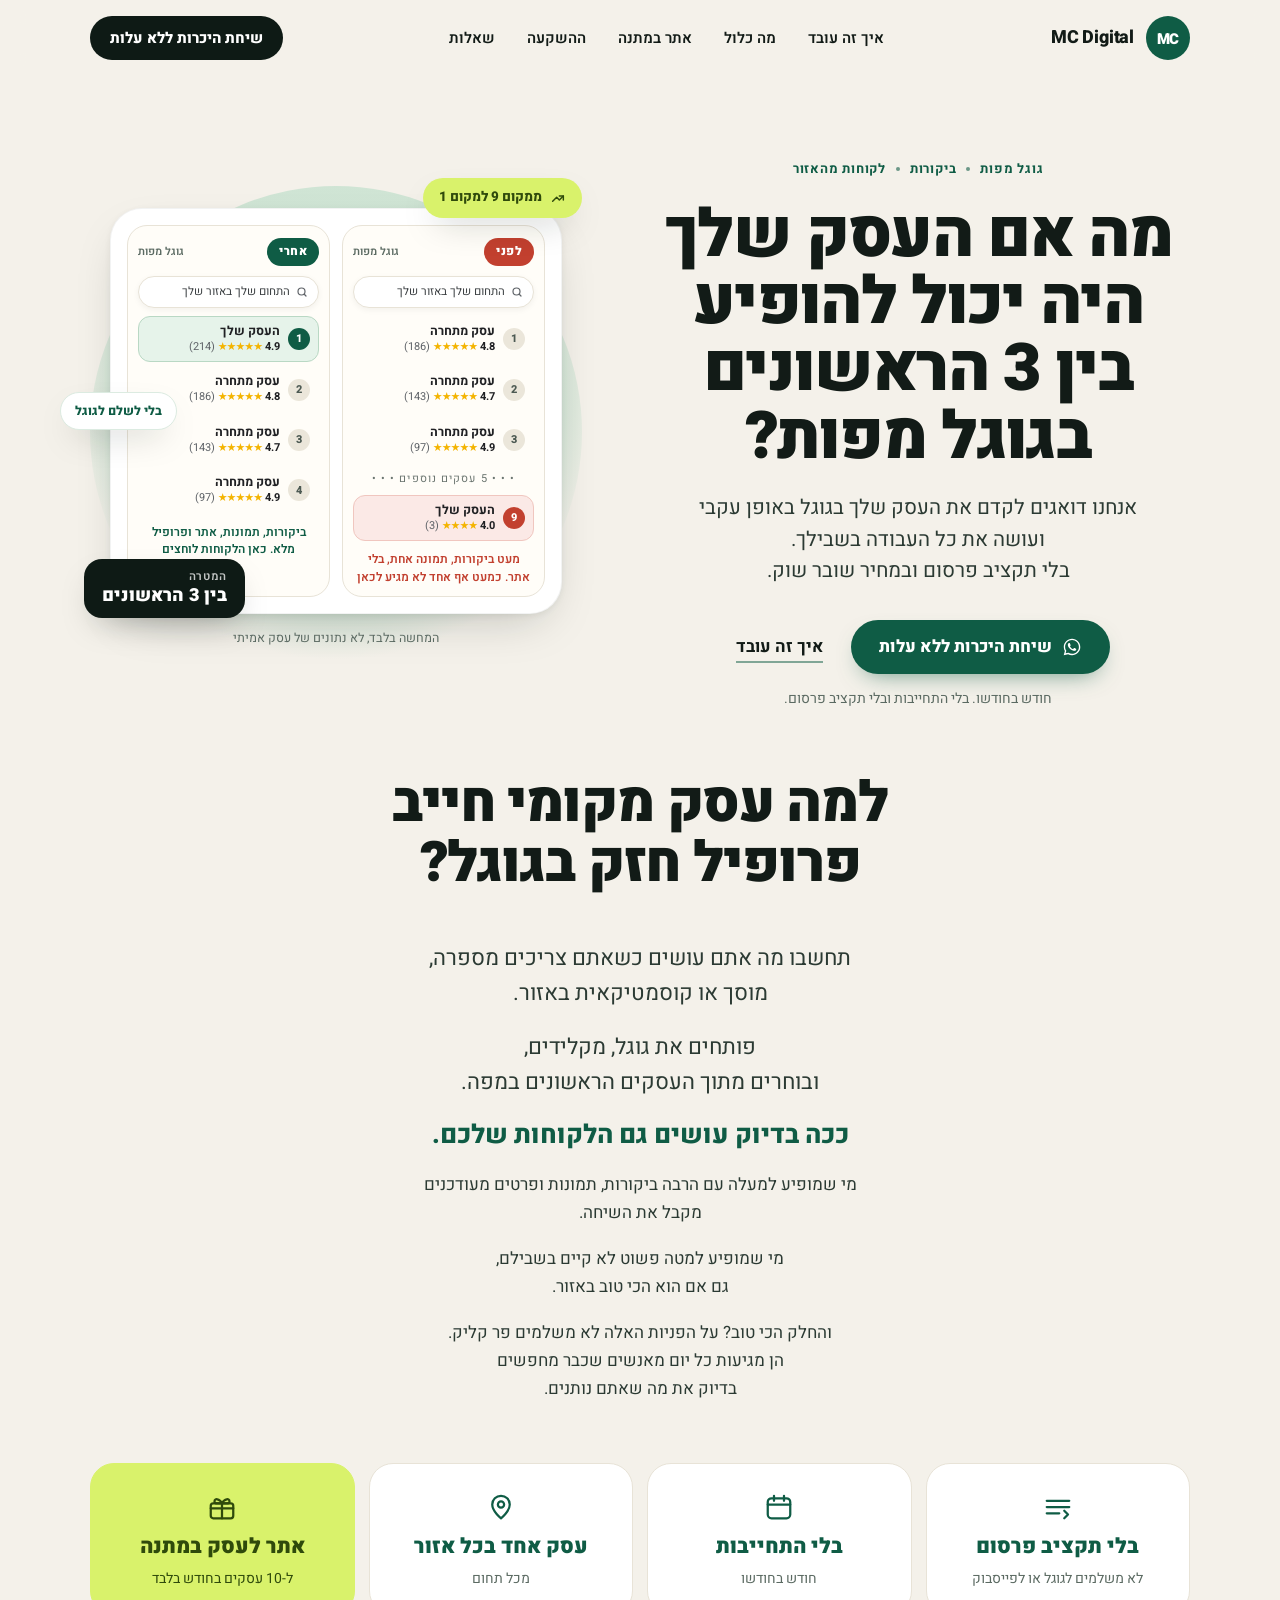
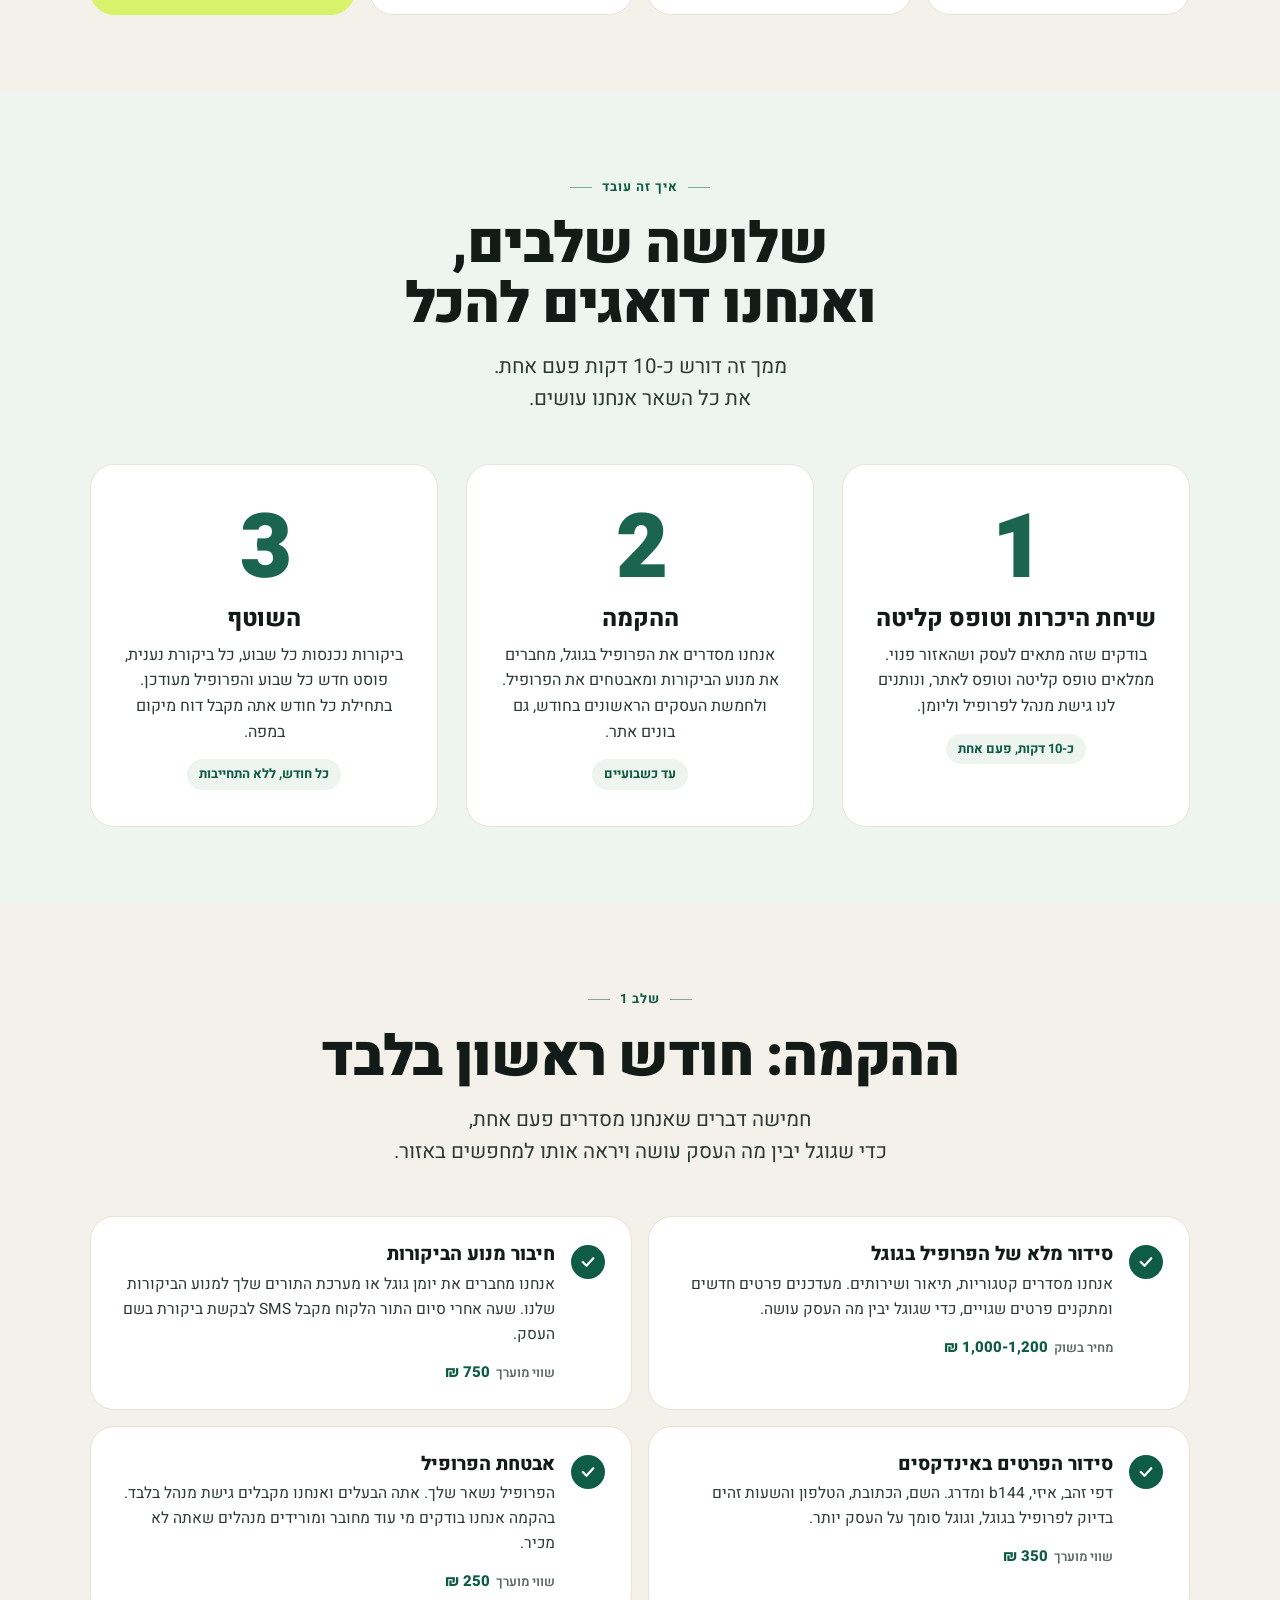
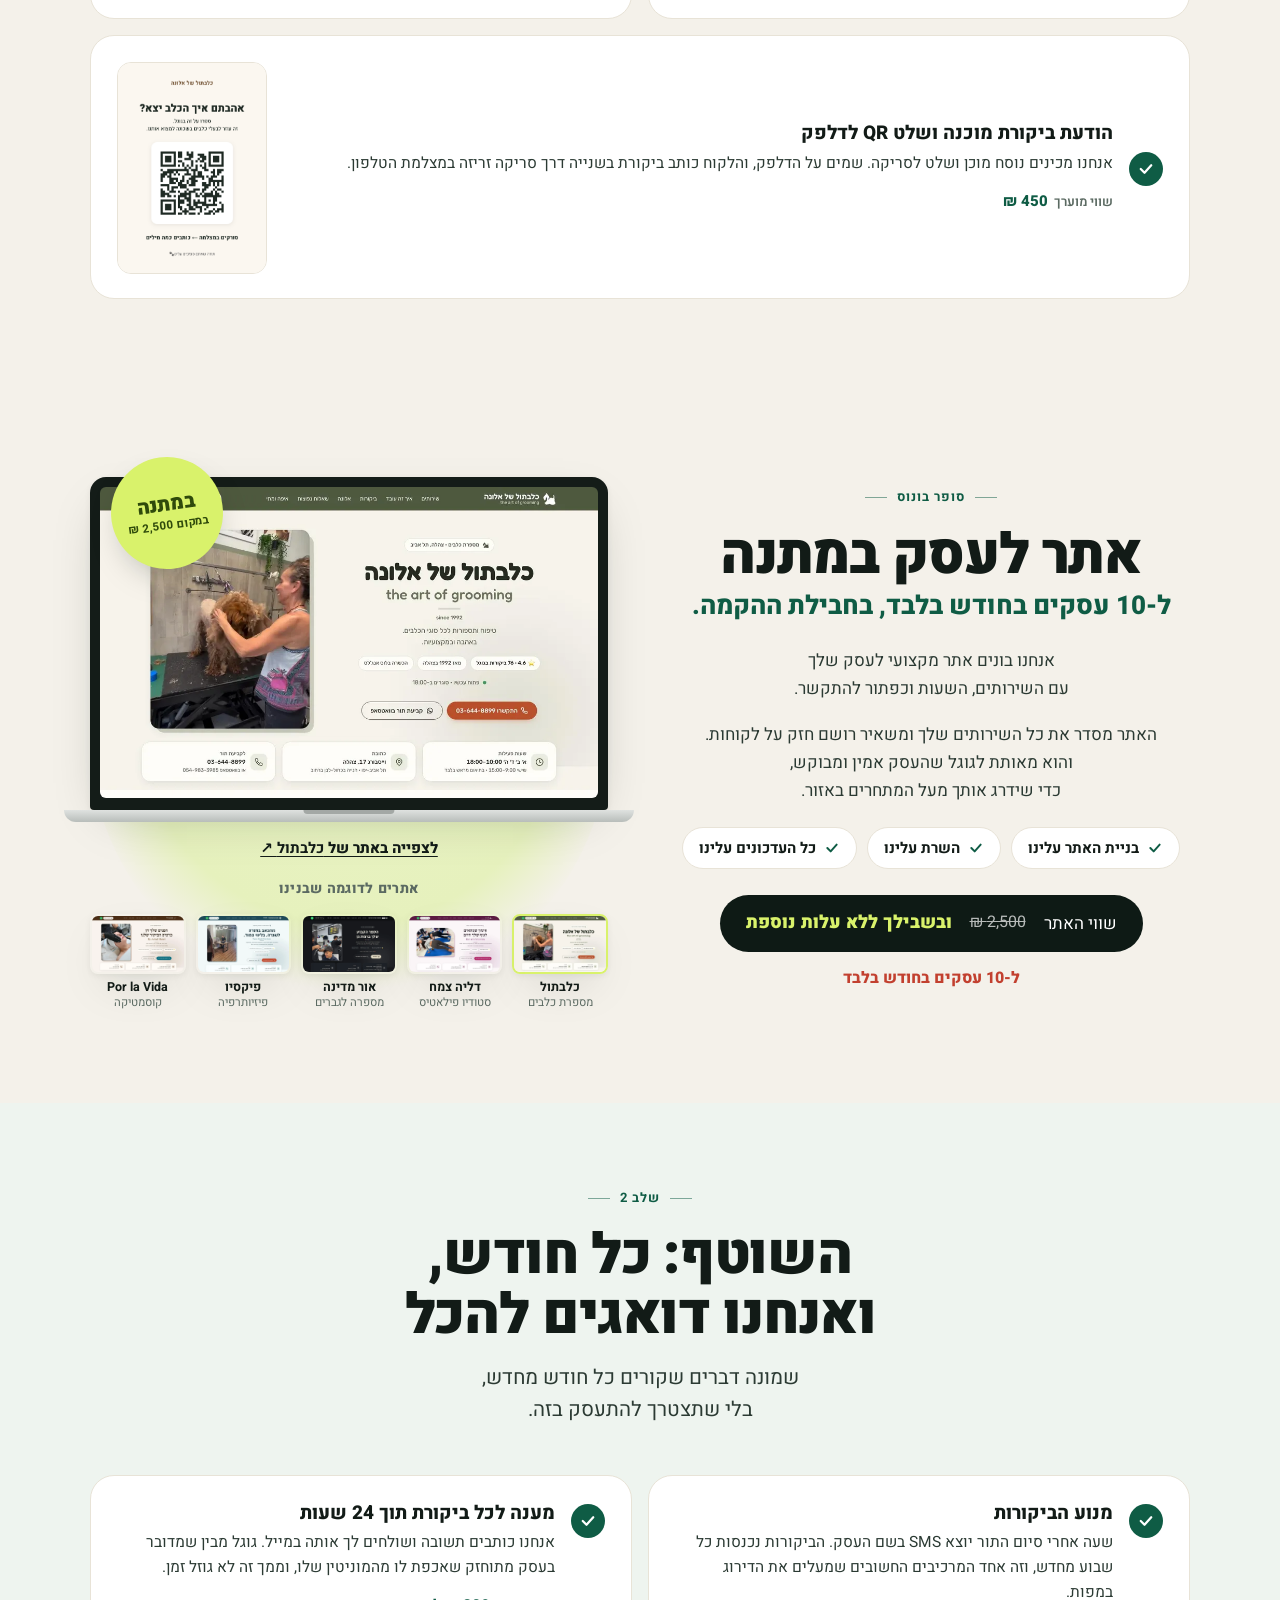
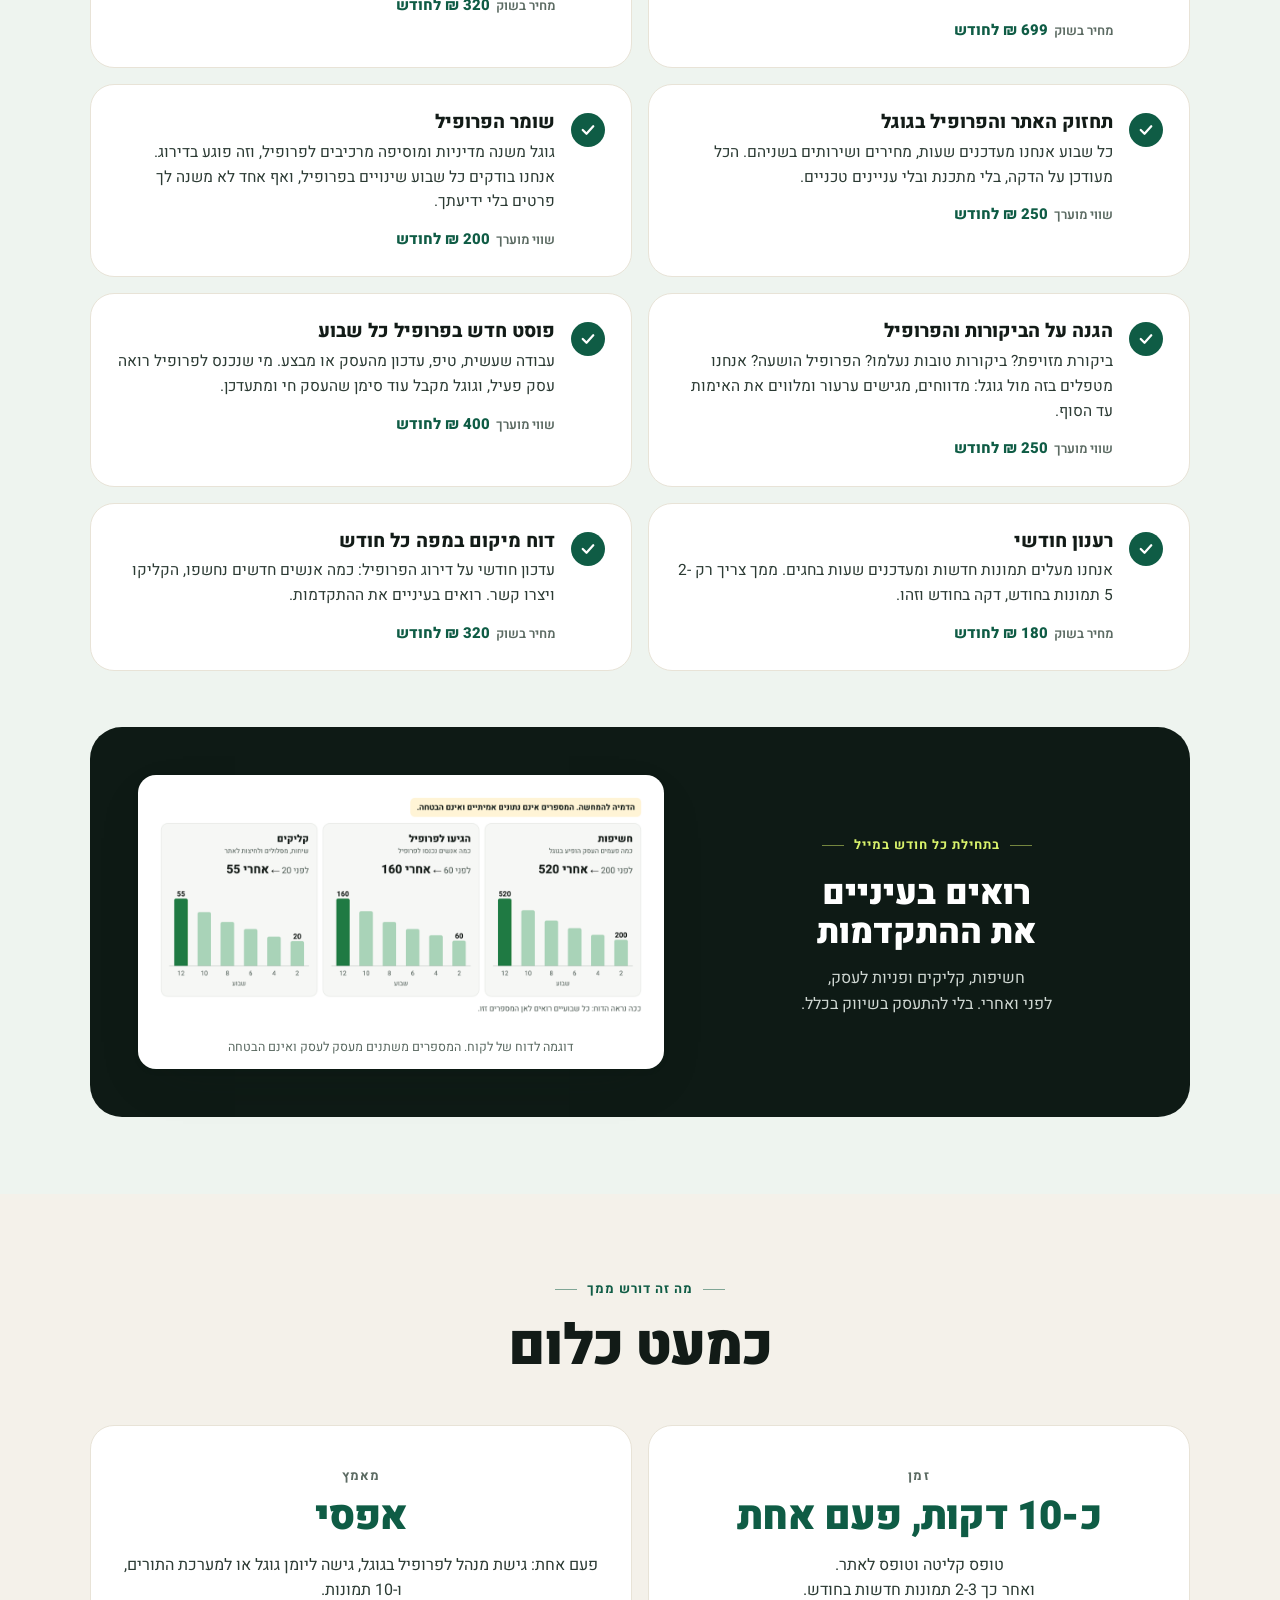
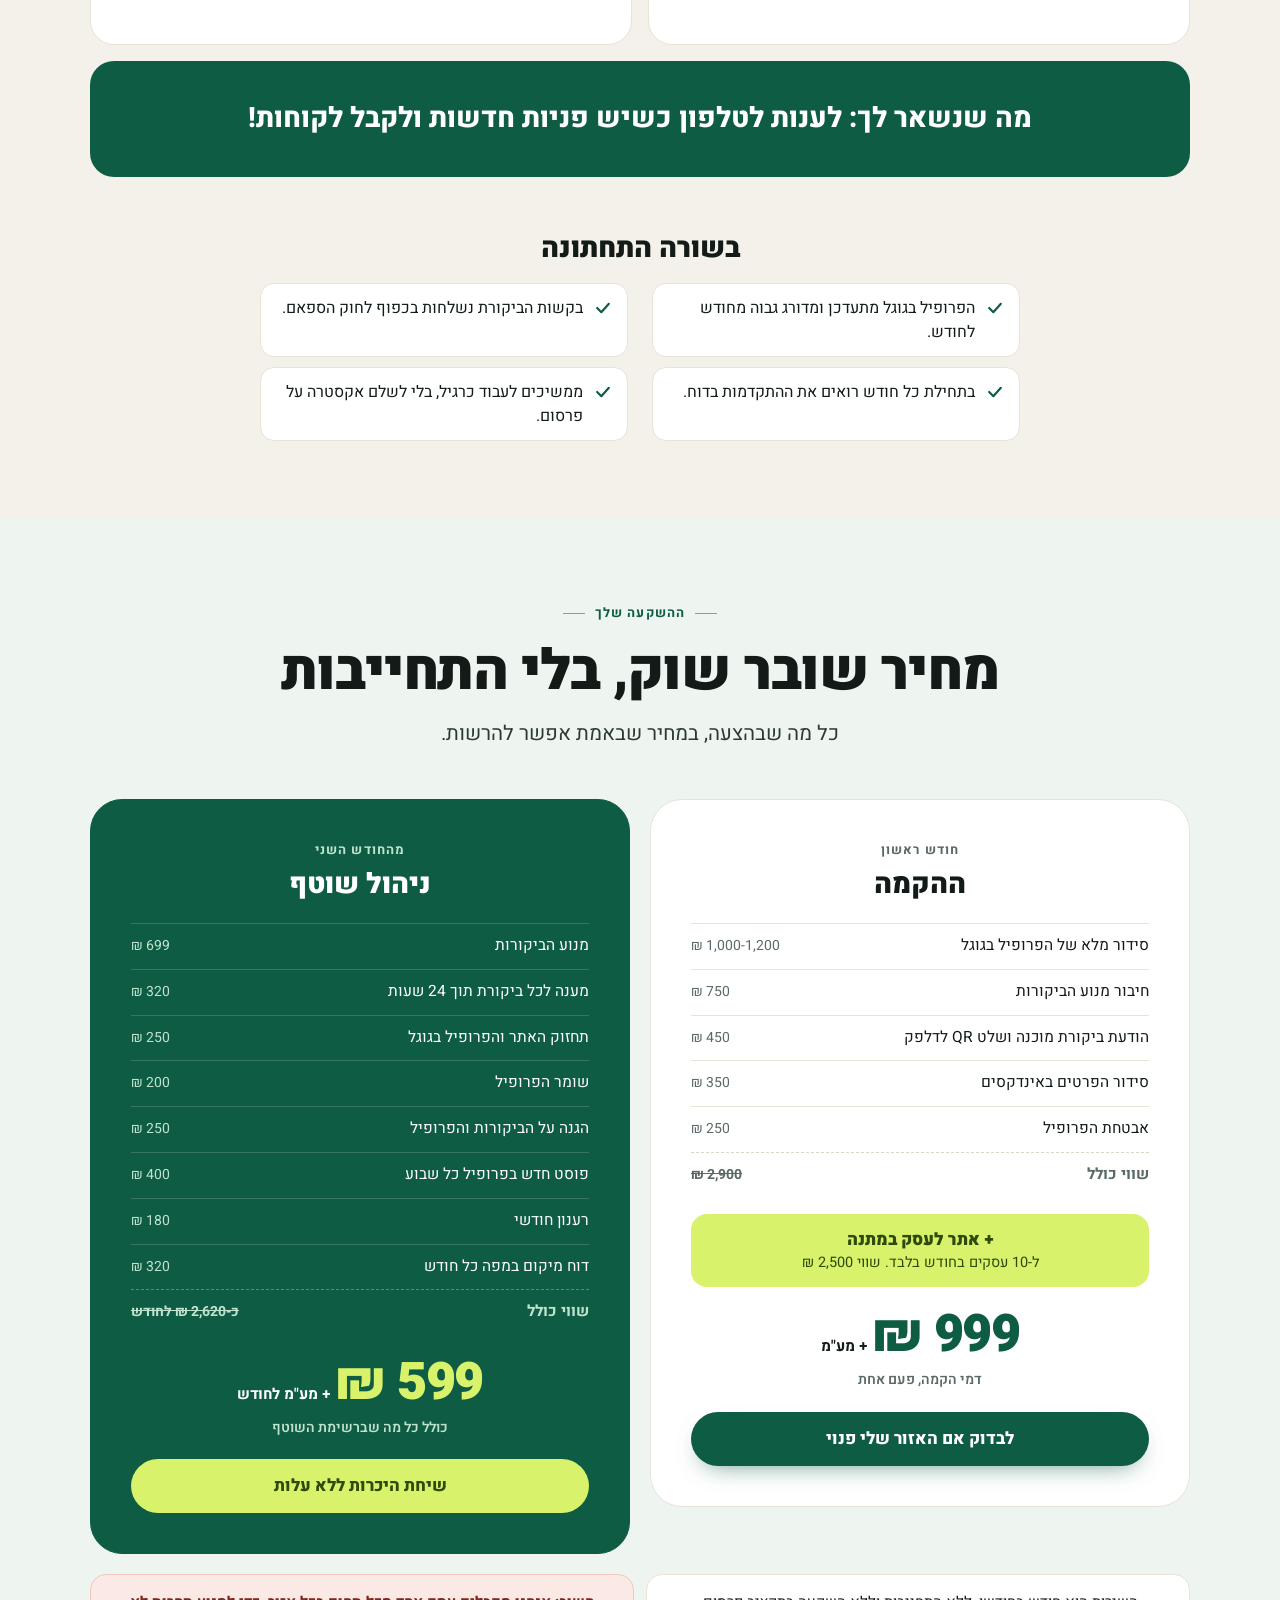
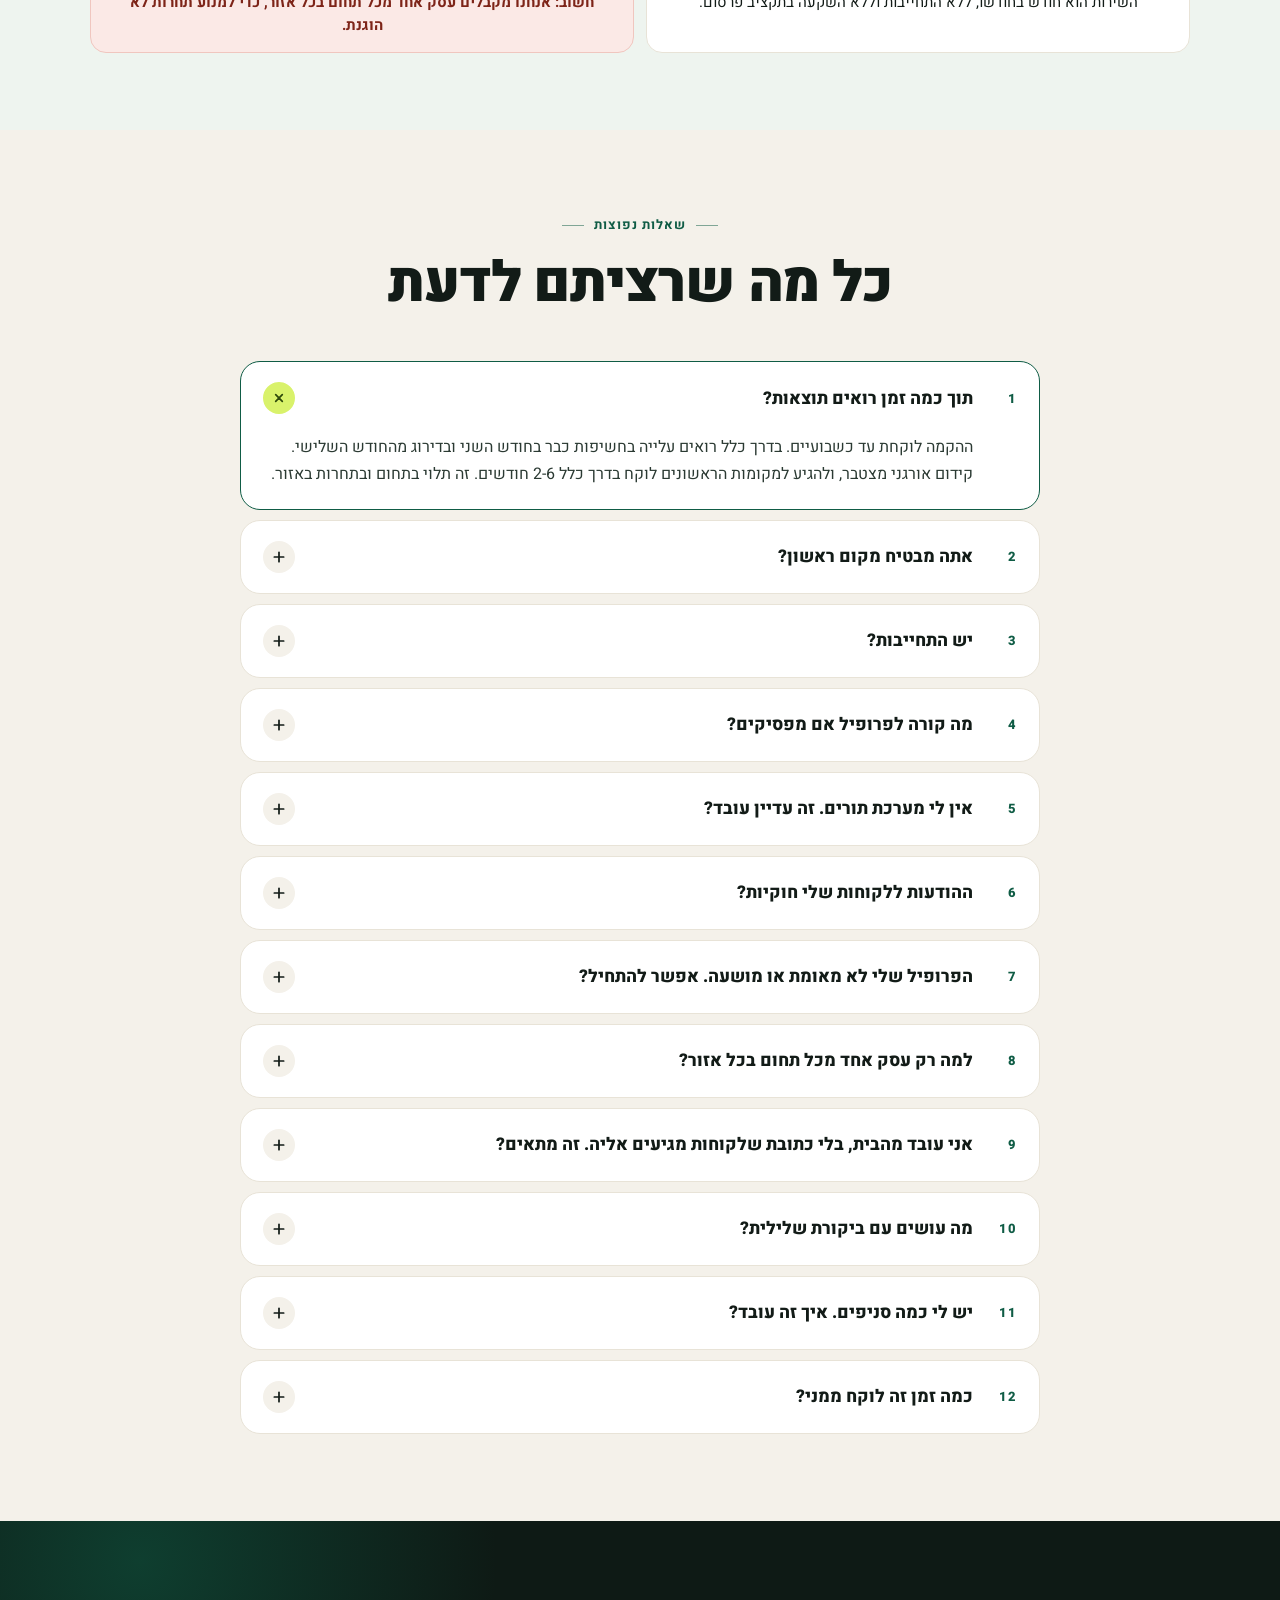
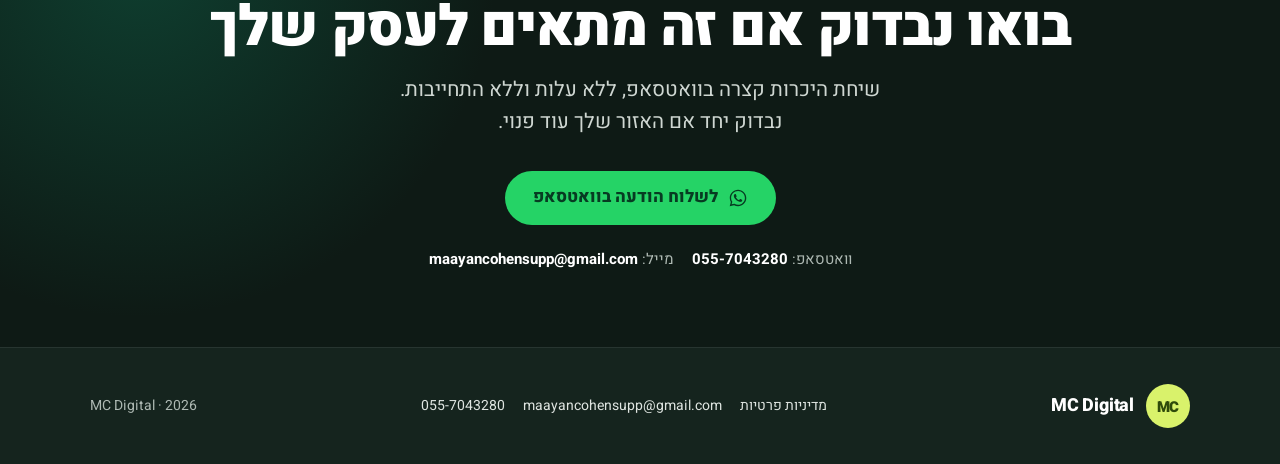
<file: index.html>
<!doctype html>
<html lang="he" dir="rtl">
<head>
<meta charset="utf-8">
<meta name="viewport" content="width=device-width,initial-scale=1,viewport-fit=cover">
<title>MC Digital | קידום העסק שלך בגוגל מפות, בלי תקציב פרסום</title>
<link rel="canonical" href="https://maayancohen-ops.github.io/mc-digital/">
<meta property="og:url" content="https://maayancohen-ops.github.io/mc-digital/">
<meta name="description" content="אנחנו מקדמים עסקים מקומיים אל 3 המקומות הראשונים בגוגל מפות: סידור הפרופיל, מנוע ביקורות, פוסטים ודוח חודשי. בלי תקציב פרסום, בלי התחייבות ובמחיר שובר שוק.">
<meta name="theme-color" content="#f4f1ea">
<meta property="og:title" content="MC Digital | קידום העסק שלך בגוגל מפות">
<meta property="og:description" content="להיות בין 3 הראשונים בגוגל מפות, בלי לשלם על פרסום. אנחנו עושים את כל העבודה בשבילך.">
<meta property="og:type" content="website">
<meta property="og:locale" content="he_IL">
<link rel="preconnect" href="https://fonts.googleapis.com">
<link rel="preconnect" href="https://fonts.gstatic.com" crossorigin>
<link href="https://fonts.googleapis.com/css2?family=Heebo:wght@400;500;600;700;800;900&display=swap" rel="stylesheet">
<link rel="stylesheet" href="style.css?v=20261109b">
<script type="application/ld+json">
{
  "@context":"https://schema.org",
  "@type":"ProfessionalService", "url": "https://maayancohen-ops.github.io/mc-digital/",
  "name":"MC Digital",
  "legalName":"מרקטר שואו בע\"מ",
  "description":"קידום עסקים מקומיים בגוגל מפות: סידור הפרופיל העסקי בגוגל, מנוע ביקורות, מענה לביקורות, פוסטים ודוח מיקום כל חודש. בלי תקציב פרסום ובלי התחייבות.",
  "telephone":"+972-55-704-3280",
  "email":"maayancohensupp@gmail.com",
  "founder":{"@type":"Person","name":"מעיין כהן"},
  "areaServed":{"@type":"Country","name":"IL"},
  "priceRange":"₪₪",
  "sameAs":["https://wa.me/972557043280"]
}
</script>
</head>
<body id="top">
<a class="skip" href="#main">דילוג לתוכן</a>

<header class="site-header" id="top">
  <div class="wrap">
    <a class="brand" href="#top" aria-label="MC Digital, דף הבית"><span class="mark"><span>MC</span></span>MC Digital</a>
    <nav class="nav" id="nav" aria-label="ניווט ראשי">
      <a href="#how">איך זה עובד</a>
      <a href="#setup">מה כלול</a>
      <a href="#bonus">אתר במתנה</a>
      <a href="#price">ההשקעה</a>
      <a href="#faq">שאלות</a>
    </nav>
    <a class="btn btn-dark header-cta" href="https://wa.me/972557043280" target="_blank" rel="noopener">שיחת היכרות ללא עלות</a>
    <button class="menu-btn" id="menuBtn" aria-expanded="false" aria-controls="nav" aria-label="פתיחת תפריט">
      <svg class="bars" viewBox="0 0 24 24" fill="none" stroke="currentColor" stroke-width="2" stroke-linecap="round" aria-hidden="true"><path d="M4 7h16M4 12h16M4 17h16"/></svg>
      <svg class="x" viewBox="0 0 24 24" fill="none" stroke="currentColor" stroke-width="2" stroke-linecap="round" aria-hidden="true"><path d="M6 6l12 12M18 6L6 18"/></svg>
    </button>
  </div>
</header>

<main id="main">

<!-- HERO -->
<section class="hero">
  <div class="wrap">
    <div class="hero-copy">
      <div class="tagrow"><span>גוגל מפות</span><i></i><span>ביקורות</span><i></i><span>לקוחות מהאזור</span></div>
      <h1>מה אם העסק שלך היה יכול להופיע בין 3 הראשונים בגוגל מפות?</h1>
      <p class="sub">אנחנו דואגים לקדם את העסק שלך בגוגל באופן עקבי <br class="d">ועושה את כל העבודה בשבילך. <br class="d">בלי תקציב פרסום ובמחיר שובר שוק.</p>
      <div class="btn-row">
        <a class="btn btn-primary" href="https://wa.me/972557043280" target="_blank" rel="noopener">
          <svg viewBox="0 0 24 24" fill="currentColor" aria-hidden="true"><path d="M12.04 2C6.58 2 2.13 6.45 2.13 11.91c0 1.75.46 3.45 1.32 4.95L2.05 22l5.25-1.38a9.9 9.9 0 0 0 4.74 1.21c5.46 0 9.91-4.45 9.91-9.91S17.5 2 12.04 2m0 1.67c4.55 0 8.24 3.7 8.24 8.24 0 4.55-3.7 8.24-8.24 8.24-1.5 0-2.97-.4-4.25-1.17l-.3-.18-3.12.82.83-3.04-.2-.31a8.2 8.2 0 0 1-1.26-4.36c0-4.54 3.7-8.24 8.3-8.24M8.53 7.33c-.16 0-.43.06-.66.31-.22.25-.87.86-.87 2.07 0 1.22.89 2.39 1 2.56.14.17 1.76 2.67 4.25 3.73.59.27 1.05.42 1.41.53.59.19 1.13.16 1.56.1.48-.07 1.46-.6 1.67-1.18.21-.58.21-1.07.15-1.18-.07-.1-.23-.16-.48-.27-.25-.14-1.47-.74-1.69-.82-.23-.08-.37-.12-.56.12-.16.25-.64.81-.78.97-.15.17-.29.19-.53.07-.26-.13-1.06-.39-2-1.23-.74-.66-1.23-1.47-1.38-1.72-.12-.24-.01-.39.11-.5.11-.11.27-.29.37-.44.13-.14.17-.25.25-.41.08-.17.04-.31-.02-.43-.06-.11-.56-1.35-.77-1.84-.2-.48-.4-.42-.56-.43-.14 0-.3-.01-.47-.01"/></svg>
          שיחת היכרות ללא עלות
        </a>
        <a class="btn btn-ghost" href="#how">איך זה עובד</a>
      </div>
      <p class="cta-note">חודש בחודשו. בלי התחייבות ובלי תקציב פרסום.</p>
    </div>

    <div class="hero-visual">
      <div class="blob" aria-hidden="true"></div>
      <div class="float float-lime"><svg viewBox="0 0 24 24" fill="none" stroke="currentColor" stroke-width="2.2" stroke-linecap="round" stroke-linejoin="round" aria-hidden="true"><path d="M4 17l6-6 4 4 6-6"/><path d="M14 9h6v6"/></svg>ממקום 9 למקום 1</div>
      <div class="float float-green">בלי לשלם לגוגל</div>
      <div class="float float-dark"><small>המטרה</small><strong>בין 3 הראשונים</strong></div>

      <div class="ba" role="img" aria-label="המחשה של תוצאות חיפוש בגוגל מפות: לפני הקידום העסק במקום 9 עם 3 ביקורות ובלי אתר, אחרי הקידום העסק במקום 1 עם 214 ביקורות, תמונות ואתר">
        <div class="pane before">
          <div class="pane-head"><span class="pane-tag">לפני</span><small>גוגל מפות</small></div>
          <div class="search"><svg viewBox="0 0 24 24" fill="none" stroke="currentColor" stroke-width="2.4" stroke-linecap="round"><circle cx="11" cy="11" r="7"/><path d="m20 20-3.5-3.5"/></svg>התחום שלך באזור שלך</div>
          <div class="rows">
            <div class="row"><span class="pos">1</span><div><div class="nm">עסק מתחרה</div><div class="st"><b>4.8</b> <span class="s">★★★★★</span> (186)</div></div></div>
            <div class="row"><span class="pos">2</span><div><div class="nm">עסק מתחרה</div><div class="st"><b>4.7</b> <span class="s">★★★★★</span> (143)</div></div></div>
            <div class="row"><span class="pos">3</span><div><div class="nm">עסק מתחרה</div><div class="st"><b>4.9</b> <span class="s">★★★★★</span> (97)</div></div></div>
            <div class="more">• • • 5 עסקים נוספים • • •</div>
            <div class="row me"><span class="pos">9</span><div><div class="nm">העסק שלך</div><div class="st"><b>4.0</b> <span class="s">★★★★</span> (3)</div></div></div>
          </div>
          <p class="pane-cap">מעט ביקורות, תמונה אחת, בלי אתר. כמעט אף אחד לא מגיע לכאן</p>
        </div>
        <div class="pane after">
          <div class="pane-head"><span class="pane-tag">אחרי</span><small>גוגל מפות</small></div>
          <div class="search"><svg viewBox="0 0 24 24" fill="none" stroke="currentColor" stroke-width="2.4" stroke-linecap="round"><circle cx="11" cy="11" r="7"/><path d="m20 20-3.5-3.5"/></svg>התחום שלך באזור שלך</div>
          <div class="rows">
            <div class="row win"><span class="pos">1</span><div><div class="nm">העסק שלך</div><div class="st"><b>4.9</b> <span class="s">★★★★★</span> (214)</div></div></div>
            <div class="row"><span class="pos">2</span><div><div class="nm">עסק מתחרה</div><div class="st"><b>4.8</b> <span class="s">★★★★★</span> (186)</div></div></div>
            <div class="row"><span class="pos">3</span><div><div class="nm">עסק מתחרה</div><div class="st"><b>4.7</b> <span class="s">★★★★★</span> (143)</div></div></div>
            <div class="row"><span class="pos">4</span><div><div class="nm">עסק מתחרה</div><div class="st"><b>4.9</b> <span class="s">★★★★★</span> (97)</div></div></div>
          </div>
          <p class="pane-cap">ביקורות, תמונות, אתר ופרופיל מלא. כאן הלקוחות לוחצים</p>
        </div>
      </div>
      <p class="illus">המחשה בלבד, לא נתונים של עסק אמיתי</p>
    </div>
  </div>
</section>


<!-- WHY -->
<section class="section why" id="why">
  <div class="wrap">
    <div class="section-head">
      <h2>למה עסק מקומי חייב פרופיל חזק בגוגל?</h2>
    </div>
    <div class="stack">
      <p class="lead">תחשבו מה אתם עושים כשאתם צריכים מספרה, <br class="d">מוסך או קוסמטיקאית באזור.</p>
      <p class="lead">פותחים את גוגל, מקלידים, <br class="d">ובוחרים מתוך העסקים הראשונים במפה.</p>
      <p class="key">ככה בדיוק עושים גם הלקוחות שלכם.</p>
      <p class="body">מי שמופיע למעלה עם הרבה ביקורות, תמונות ופרטים מעודכנים <br class="d">מקבל את השיחה.</p>
      <p class="body">מי שמופיע למטה פשוט לא קיים בשבילם, <br class="d">גם אם הוא הכי טוב באזור.</p>
      <p class="body">והחלק הכי טוב? על הפניות האלה לא משלמים פר קליק. <br class="d">הן מגיעות כל יום מאנשים שכבר מחפשים <br class="d">בדיוק את מה שאתם נותנים.</p>
    </div>

    <div class="pillars">
      <div class="pillar">
        <svg viewBox="0 0 24 24" fill="none" stroke="currentColor" stroke-width="1.8" stroke-linecap="round" stroke-linejoin="round" aria-hidden="true"><path d="M3 12h18M3 7h18M3 17h10"/><path d="m17 15 3 3-3 3"/></svg>
        <b>בלי תקציב פרסום</b><span>לא משלמים לגוגל או לפייסבוק</span>
      </div>
      <div class="pillar">
        <svg viewBox="0 0 24 24" fill="none" stroke="currentColor" stroke-width="1.8" stroke-linecap="round" stroke-linejoin="round" aria-hidden="true"><rect x="3" y="5" width="18" height="16" rx="3"/><path d="M3 10h18M8 3v4M16 3v4"/></svg>
        <b>בלי התחייבות</b><span>חודש בחודשו</span>
      </div>
      <div class="pillar">
        <svg viewBox="0 0 24 24" fill="none" stroke="currentColor" stroke-width="1.8" stroke-linecap="round" stroke-linejoin="round" aria-hidden="true"><path d="M12 21s7-5.5 7-11a7 7 0 1 0-14 0c0 5.5 7 11 7 11Z"/><circle cx="12" cy="10" r="2.5"/></svg>
        <b>עסק אחד בכל אזור</b><span>מכל תחום</span>
      </div>
      <div class="pillar lime">
        <svg viewBox="0 0 24 24" fill="none" stroke="currentColor" stroke-width="1.8" stroke-linecap="round" stroke-linejoin="round" aria-hidden="true"><rect x="3" y="9" width="18" height="12" rx="2"/><path d="M12 9v12M3 13h18"/><path d="M12 9c-2-4-6-4-6-1.5S10 9 12 9Zm0 0c2-4 6-4 6-1.5S14 9 12 9Z"/></svg>
        <b>אתר לעסק במתנה</b><span>ל-10 עסקים בחודש בלבד</span>
      </div>
    </div>
  </div>
</section>

<!-- HOW IT WORKS -->
<section class="section tint" id="how">
  <div class="wrap">
    <div class="section-head">
      <div class="label">איך זה עובד</div>
      <h2>שלושה שלבים, ואנחנו דואגים להכל</h2>
      <p class="sub">ממך זה דורש כ-10 דקות פעם אחת. <br class="d">את כל השאר אנחנו עושים.</p>
    </div>
    <div class="steps">
      <div class="step">
        <div class="n">1</div>
        <h3>שיחת היכרות וטופס קליטה</h3>
        <p>בודקים שזה מתאים לעסק ושהאזור פנוי. ממלאים טופס קליטה וטופס לאתר, ונותנים לנו גישת מנהל לפרופיל וליומן.</p>
        <span class="time">כ-10 דקות, פעם אחת</span>
      </div>
      <div class="step">
        <div class="n">2</div>
        <h3>ההקמה</h3>
        <p>אנחנו מסדרים את הפרופיל בגוגל, מחברים את מנוע הביקורות ומאבטחים את הפרופיל. ולחמשת העסקים הראשונים בחודש, גם בונים אתר.</p>
        <span class="time">עד כשבועיים</span>
      </div>
      <div class="step">
        <div class="n">3</div>
        <h3>השוטף</h3>
        <p>ביקורות נכנסות כל שבוע, כל ביקורת נענית, פוסט חדש כל שבוע והפרופיל מעודכן. בתחילת כל חודש אתה מקבל דוח מיקום במפה.</p>
        <span class="time">כל חודש, ללא התחייבות</span>
      </div>
    </div>
  </div>
</section>

<!-- 01 SETUP -->
<section class="section" id="setup">
  <div class="wrap">
    <div class="section-head">
      <div class="label">שלב 1</div>
      <h2>ההקמה: חודש ראשון בלבד</h2>
      <p class="sub">חמישה דברים שאנחנו מסדרים פעם אחת, <br class="d">כדי שגוגל יבין מה העסק עושה ויראה אותו למחפשים באזור.</p>
    </div>

    <div class="items">
      <div class="item">
        <span class="chk"><svg viewBox="0 0 24 24" fill="none" stroke="currentColor" stroke-width="3" stroke-linecap="round" stroke-linejoin="round" aria-hidden="true"><path d="m5 12 5 5 9-10"/></svg></span>
        <div>
          <h3>סידור מלא של הפרופיל בגוגל</h3>
          <p>אנחנו מסדרים קטגוריות, תיאור ושירותים. מעדכנים פרטים חדשים ומתקנים פרטים שגויים, כדי שגוגל יבין מה העסק עושה.</p>
          <div class="val">מחיר בשוק <b>1,000-1,200 ₪</b></div>
        </div>
      </div>
      <div class="item">
        <span class="chk"><svg viewBox="0 0 24 24" fill="none" stroke="currentColor" stroke-width="3" stroke-linecap="round" stroke-linejoin="round" aria-hidden="true"><path d="m5 12 5 5 9-10"/></svg></span>
        <div>
          <h3>חיבור מנוע הביקורות</h3>
          <p>אנחנו מחברים את יומן גוגל או מערכת התורים שלך למנוע הביקורות שלנו. שעה אחרי סיום התור הלקוח מקבל SMS לבקשת ביקורת בשם העסק.</p>
          <div class="val">שווי מוערך <b>750 ₪</b></div>
        </div>
      </div>
      <div class="item">
        <span class="chk"><svg viewBox="0 0 24 24" fill="none" stroke="currentColor" stroke-width="3" stroke-linecap="round" stroke-linejoin="round" aria-hidden="true"><path d="m5 12 5 5 9-10"/></svg></span>
        <div>
          <h3>סידור הפרטים באינדקסים</h3>
          <p>דפי זהב, איזי, b144 ומדרג. השם, הכתובת, הטלפון והשעות זהים בדיוק לפרופיל בגוגל, וגוגל סומך על העסק יותר.</p>
          <div class="val">שווי מוערך <b>350 ₪</b></div>
        </div>
      </div>
      <div class="item">
        <span class="chk"><svg viewBox="0 0 24 24" fill="none" stroke="currentColor" stroke-width="3" stroke-linecap="round" stroke-linejoin="round" aria-hidden="true"><path d="m5 12 5 5 9-10"/></svg></span>
        <div>
          <h3>אבטחת הפרופיל</h3>
          <p>הפרופיל נשאר שלך. אתה הבעלים ואנחנו מקבלים גישת מנהל בלבד. בהקמה אנחנו בודקים מי עוד מחובר ומורידים מנהלים שאתה לא מכיר.</p>
          <div class="val">שווי מוערך <b>250 ₪</b></div>
        </div>
      </div>
      <div class="item wide">
        <span class="chk"><svg viewBox="0 0 24 24" fill="none" stroke="currentColor" stroke-width="3" stroke-linecap="round" stroke-linejoin="round" aria-hidden="true"><path d="m5 12 5 5 9-10"/></svg></span>
        <div>
          <h3>הודעת ביקורת מוכנה ושלט QR לדלפק</h3>
          <p>אנחנו מכינים נוסח מוכן ושלט לסריקה. שמים על הדלפק, והלקוח כותב ביקורת בשנייה דרך סריקה זריזה במצלמת הטלפון.</p>
          <div class="val">שווי מוערך <b>450 ₪</b></div>
        </div>
        <figure><img src="img/qr-sign.png" width="705" height="1000" alt="דוגמה לשלט QR לדלפק שהכנו לעסק: אהבתם איך הכלב יצא? ספרו על זה בגוגל" loading="lazy"></figure>
      </div>
    </div>

  </div>
</section>

<!-- 02 BONUS -->
<section class="section bonus" id="bonus">
  <div class="wrap">
    <div class="bonus-copy">
      <div class="label">סופר בונוס</div>
      <h2>אתר לעסק במתנה</h2>
      <p class="key">ל-10 עסקים בחודש בלבד, בחבילת ההקמה.</p>
      <div class="stack" style="margin-top:22px">
        <p class="body">אנחנו בונים אתר מקצועי לעסק שלך <br class="d">עם השירותים, השעות וכפתור להתקשר.</p>
        <p class="body">האתר מסדר את כל השירותים שלך ומשאיר רושם חזק על לקוחות. <br class="d">והוא מאותת לגוגל שהעסק אמין ומבוקש, <br class="d">כדי שידרג אותך מעל המתחרים באזור.</p>
      </div>
      <div class="pays">
        <span><svg viewBox="0 0 24 24" fill="none" stroke="currentColor" stroke-width="3" stroke-linecap="round" stroke-linejoin="round" aria-hidden="true"><path d="m5 12 5 5 9-10"/></svg>בניית האתר עלינו</span>
        <span><svg viewBox="0 0 24 24" fill="none" stroke="currentColor" stroke-width="3" stroke-linecap="round" stroke-linejoin="round" aria-hidden="true"><path d="m5 12 5 5 9-10"/></svg>השרת עלינו</span>
        <span><svg viewBox="0 0 24 24" fill="none" stroke="currentColor" stroke-width="3" stroke-linecap="round" stroke-linejoin="round" aria-hidden="true"><path d="m5 12 5 5 9-10"/></svg>כל העדכונים עלינו</span>
      </div>
      <div class="price-strip"><span>שווי האתר</span><s>2,500 ₪</s><strong>ובשבילך ללא עלות נוספת</strong></div>
      <p class="limit">ל-10 עסקים בחודש בלבד</p>
    </div>
    <div class="devices portfolio">
      <div class="blob" aria-hidden="true"></div>
      <div class="laptop">
        <div class="scr"><img id="pf-main" src="img/portfolio-clavtul.webp" width="960" height="600" alt="אתר לדוגמה שבנינו: כלבתול, מספרת כלבים" loading="lazy"></div>
        <div class="base"></div>
      </div>
      <div class="gift"><b>במתנה</b><span>במקום 2,500 ₪</span></div>
      <a class="pf-visit" id="pf-link" href="https://clavtul.mc-digital.workers.dev" target="_blank" rel="noopener">לצפייה באתר של <b id="pf-name">כלבתול</b> ↗</a>
      <p class="pf-title">אתרים לדוגמה שבנינו</p>
      <div class="pf-thumbs" aria-label="אתרים לדוגמה שבנינו">
        <button type="button" class="pf-thumb is-on" data-img="img/portfolio-clavtul.webp" data-url="https://clavtul.mc-digital.workers.dev" data-name="כלבתול" aria-pressed="true"><img src="img/portfolio-clavtul.webp" width="960" height="600" alt="" loading="lazy"><span><b>כלבתול</b>מספרת כלבים</span></button>
        <button type="button" class="pf-thumb" data-img="img/portfolio-daliatzemach.webp" data-url="https://daliatzemach.mc-digital.workers.dev" data-name="דליה צמח" aria-pressed="false"><img src="img/portfolio-daliatzemach.webp" width="960" height="600" alt="" loading="lazy"><span><b>דליה צמח</b>סטודיו פילאטיס</span></button>
        <button type="button" class="pf-thumb" data-img="img/portfolio-ormedina.webp" data-url="https://ormedina.mc-digital.workers.dev" data-name="אור מדינה" aria-pressed="false"><img src="img/portfolio-ormedina.webp" width="960" height="600" alt="" loading="lazy"><span><b>אור מדינה</b>מספרה לגברים</span></button>
        <button type="button" class="pf-thumb" data-img="img/portfolio-fixyou.webp" data-url="https://fixyou.mc-digital.workers.dev" data-name="פיקסיו" aria-pressed="false"><img src="img/portfolio-fixyou.webp" width="960" height="600" alt="" loading="lazy"><span><b>פיקסיו</b>פיזיותרפיה</span></button>
        <button type="button" class="pf-thumb" data-img="img/portfolio-porlavida.webp" data-url="https://porlavida.mc-digital.workers.dev" data-name="Por la Vida" aria-pressed="false"><img src="img/portfolio-porlavida.webp" width="960" height="600" alt="" loading="lazy"><span><b>Por la Vida</b>קוסמטיקה</span></button>
      </div>
    </div>
  </div>
</section>

<!-- 03 MONTHLY -->
<section class="section tint" id="monthly">
  <div class="wrap">
    <div class="section-head">
      <div class="label">שלב 2</div>
      <h2>השוטף: כל חודש, ואנחנו דואגים להכל</h2>
      <p class="sub">שמונה דברים שקורים כל חודש מחדש, <br class="d">בלי שתצטרך להתעסק בזה.</p>
    </div>

    <div class="items">
      <div class="item">
        <span class="chk"><svg viewBox="0 0 24 24" fill="none" stroke="currentColor" stroke-width="3" stroke-linecap="round" stroke-linejoin="round" aria-hidden="true"><path d="m5 12 5 5 9-10"/></svg></span>
        <div>
          <h3>מנוע הביקורות</h3>
          <p>שעה אחרי סיום התור יוצא SMS בשם העסק. הביקורות נכנסות כל שבוע מחדש, וזה אחד המרכיבים החשובים שמעלים את הדירוג במפות.</p>
          <div class="val">מחיר בשוק <b>699 ₪ לחודש</b></div>
        </div>
      </div>
      <div class="item">
        <span class="chk"><svg viewBox="0 0 24 24" fill="none" stroke="currentColor" stroke-width="3" stroke-linecap="round" stroke-linejoin="round" aria-hidden="true"><path d="m5 12 5 5 9-10"/></svg></span>
        <div>
          <h3>מענה לכל ביקורת תוך 24 שעות</h3>
          <p>אנחנו כותבים תשובה ושולחים לך אותה במייל. גוגל מבין שמדובר בעסק מתוחזק שאכפת לו מהמוניטין שלו, וממך זה לא גוזל זמן.</p>
          <div class="val">מחיר בשוק <b>320 ₪ לחודש</b></div>
        </div>
      </div>
      <div class="item">
        <span class="chk"><svg viewBox="0 0 24 24" fill="none" stroke="currentColor" stroke-width="3" stroke-linecap="round" stroke-linejoin="round" aria-hidden="true"><path d="m5 12 5 5 9-10"/></svg></span>
        <div>
          <h3>תחזוק האתר והפרופיל בגוגל</h3>
          <p>כל שבוע אנחנו מעדכנים שעות, מחירים ושירותים בשניהם. הכל מעודכן על הדקה, בלי מתכנת ובלי עניינים טכניים.</p>
          <div class="val">שווי מוערך <b>250 ₪ לחודש</b></div>
        </div>
      </div>
      <div class="item">
        <span class="chk"><svg viewBox="0 0 24 24" fill="none" stroke="currentColor" stroke-width="3" stroke-linecap="round" stroke-linejoin="round" aria-hidden="true"><path d="m5 12 5 5 9-10"/></svg></span>
        <div>
          <h3>שומר הפרופיל</h3>
          <p>גוגל משנה מדיניות ומוסיפה מרכיבים לפרופיל, וזה פוגע בדירוג. אנחנו בודקים כל שבוע שינויים בפרופיל, ואף אחד לא משנה לך פרטים בלי ידיעתך.</p>
          <div class="val">שווי מוערך <b>200 ₪ לחודש</b></div>
        </div>
      </div>
      <div class="item">
        <span class="chk"><svg viewBox="0 0 24 24" fill="none" stroke="currentColor" stroke-width="3" stroke-linecap="round" stroke-linejoin="round" aria-hidden="true"><path d="m5 12 5 5 9-10"/></svg></span>
        <div>
          <h3>הגנה על הביקורות והפרופיל</h3>
          <p>ביקורת מזויפת? ביקורות טובות נעלמו? הפרופיל הושעה? אנחנו מטפלים בזה מול גוגל: מדווחים, מגישים ערעור ומלווים את האימות עד הסוף.</p>
          <div class="val">שווי מוערך <b>250 ₪ לחודש</b></div>
        </div>
      </div>
      <div class="item">
        <span class="chk"><svg viewBox="0 0 24 24" fill="none" stroke="currentColor" stroke-width="3" stroke-linecap="round" stroke-linejoin="round" aria-hidden="true"><path d="m5 12 5 5 9-10"/></svg></span>
        <div>
          <h3>פוסט חדש בפרופיל כל שבוע</h3>
          <p>עבודה שעשית, טיפ, עדכון מהעסק או מבצע. מי שנכנס לפרופיל רואה עסק פעיל, וגוגל מקבל עוד סימן שהעסק חי ומתעדכן.</p>
          <div class="val">שווי מוערך <b>400 ₪ לחודש</b></div>
        </div>
      </div>
      <div class="item">
        <span class="chk"><svg viewBox="0 0 24 24" fill="none" stroke="currentColor" stroke-width="3" stroke-linecap="round" stroke-linejoin="round" aria-hidden="true"><path d="m5 12 5 5 9-10"/></svg></span>
        <div>
          <h3>רענון חודשי</h3>
          <p>אנחנו מעלים תמונות חדשות ומעדכנים שעות בחגים. ממך צריך רק 2-5 תמונות בחודש, דקה בחודש וזהו.</p>
          <div class="val">מחיר בשוק <b>180 ₪ לחודש</b></div>
        </div>
      </div>
      <div class="item">
        <span class="chk"><svg viewBox="0 0 24 24" fill="none" stroke="currentColor" stroke-width="3" stroke-linecap="round" stroke-linejoin="round" aria-hidden="true"><path d="m5 12 5 5 9-10"/></svg></span>
        <div>
          <h3>דוח מיקום במפה כל חודש</h3>
          <p>עדכון חודשי על דירוג הפרופיל: כמה אנשים חדשים נחשפו, הקליקו ויצרו קשר. רואים בעיניים את ההתקדמות.</p>
          <div class="val">מחיר בשוק <b>320 ₪ לחודש</b></div>
        </div>
      </div>
    </div>

    <div class="report">
      <div>
        <div class="label">בתחילת כל חודש במייל</div>
        <h3>רואים בעיניים את ההתקדמות</h3>
        <p>חשיפות, קליקים ופניות לעסק, <br class="d">לפני ואחרי. בלי להתעסק בשיווק בכלל.</p>
      </div>
      <figure>
        <img src="img/report.png" width="1600" height="771" alt="דוגמה לדוח חודשי: שלושה גרפים של חשיפות, הגעות לפרופיל וקליקים, לפני ואחרי" loading="lazy">
        <figcaption>דוגמה לדוח של לקוח. המספרים משתנים מעסק לעסק ואינם הבטחה</figcaption>
      </figure>
    </div>
  </div>
</section>

<!-- 04 REQUIRES -->
<section class="section" id="you">
  <div class="wrap">
    <div class="section-head">
      <div class="label">מה זה דורש ממך</div>
      <h2>כמעט כלום</h2>
    </div>
    <div class="req">
      <div class="req-card">
        <div class="lbl">זמן</div>
        <div class="big">כ-10 דקות, פעם אחת</div>
        <p>טופס קליטה וטופס לאתר.<br>ואחר כך 2-3 תמונות חדשות בחודש.</p>
      </div>
      <div class="req-card">
        <div class="lbl">מאמץ</div>
        <div class="big">אפסי</div>
        <p>פעם אחת: גישת מנהל לפרופיל בגוגל, גישה ליומן גוגל או למערכת התורים, ו-10 תמונות.</p>
      </div>
    </div>
    <div class="left-you">מה שנשאר לך: לענות לטלפון כשיש פניות חדשות ולקבל לקוחות!</div>

    <div class="bottom-line">
      <h3>בשורה התחתונה</h3>
      <ul class="ticks">
        <li><svg viewBox="0 0 24 24" fill="none" stroke="currentColor" stroke-width="2.6" stroke-linecap="round" stroke-linejoin="round" aria-hidden="true"><path d="m5 12 5 5 9-10"/></svg>הפרופיל בגוגל מתעדכן ומדורג גבוה מחודש לחודש.</li>
        <li><svg viewBox="0 0 24 24" fill="none" stroke="currentColor" stroke-width="2.6" stroke-linecap="round" stroke-linejoin="round" aria-hidden="true"><path d="m5 12 5 5 9-10"/></svg>בקשות הביקורת נשלחות בכפוף לחוק הספאם.</li>
        <li><svg viewBox="0 0 24 24" fill="none" stroke="currentColor" stroke-width="2.6" stroke-linecap="round" stroke-linejoin="round" aria-hidden="true"><path d="m5 12 5 5 9-10"/></svg>בתחילת כל חודש רואים את ההתקדמות בדוח.</li>
        <li><svg viewBox="0 0 24 24" fill="none" stroke="currentColor" stroke-width="2.6" stroke-linecap="round" stroke-linejoin="round" aria-hidden="true"><path d="m5 12 5 5 9-10"/></svg>ממשיכים לעבוד כרגיל, בלי לשלם אקסטרה על פרסום.</li>
      </ul>
    </div>
  </div>
</section>

<!-- 05 PRICE -->
<section class="section tint" id="price">
  <div class="wrap">
    <div class="section-head">
      <div class="label">ההשקעה שלך</div>
      <h2>מחיר שובר שוק, בלי התחייבות</h2>
      <p class="sub">כל מה שבהצעה, במחיר שבאמת אפשר להרשות.</p>
    </div>

    <div class="plans">
      <div class="plan">
        <div class="plan-top"><div class="lbl">חודש ראשון</div><h3>ההקמה</h3></div>
        <ul>
          <li><span>סידור מלא של הפרופיל בגוגל</span><span>1,000-1,200 ₪</span></li>
          <li><span>חיבור מנוע הביקורות</span><span>750 ₪</span></li>
          <li><span>הודעת ביקורת מוכנה ושלט QR לדלפק</span><span>450 ₪</span></li>
          <li><span>סידור הפרטים באינדקסים</span><span>350 ₪</span></li>
          <li><span>אבטחת הפרופיל</span><span>250 ₪</span></li>
          <li class="total"><span>שווי כולל</span><span><s>2,900 ₪</s></span></li>
        </ul>
        <div class="plan-bonus"><b>+ אתר לעסק במתנה</b>ל-10 עסקים בחודש בלבד. שווי 2,500 ₪</div>
        <div class="plan-price">
          <div><span class="amount">999 ₪</span><span class="vat">+ מע"מ</span></div>
          <span class="per">דמי הקמה, פעם אחת</span>
          <a class="btn btn-primary" href="https://wa.me/972557043280" target="_blank" rel="noopener">לבדוק אם האזור שלי פנוי</a>
        </div>
      </div>

      <div class="plan featured">
        <div class="plan-top"><div class="lbl">מהחודש השני</div><h3>ניהול שוטף</h3></div>
        <ul>
          <li><span>מנוע הביקורות</span><span>699 ₪</span></li>
          <li><span>מענה לכל ביקורת תוך 24 שעות</span><span>320 ₪</span></li>
          <li><span>תחזוק האתר והפרופיל בגוגל</span><span>250 ₪</span></li>
          <li><span>שומר הפרופיל</span><span>200 ₪</span></li>
          <li><span>הגנה על הביקורות והפרופיל</span><span>250 ₪</span></li>
          <li><span>פוסט חדש בפרופיל כל שבוע</span><span>400 ₪</span></li>
          <li><span>רענון חודשי</span><span>180 ₪</span></li>
          <li><span>דוח מיקום במפה כל חודש</span><span>320 ₪</span></li>
          <li class="total"><span>שווי כולל</span><span><s>כ-2,620 ₪ לחודש</s></span></li>
        </ul>
        <div class="plan-price">
          <div><span class="amount">599 ₪</span><span class="vat">+ מע"מ לחודש</span></div>
          <span class="per">כולל כל מה שברשימת השוטף</span>
          <a class="btn btn-lime" href="https://wa.me/972557043280" target="_blank" rel="noopener">שיחת היכרות ללא עלות</a>
        </div>
      </div>
    </div>

    <div class="terms">
      <div>השירות הוא חודש בחודשו, ללא התחייבות וללא השקעה בתקציב פרסום.</div>
      <div class="warn">חשוב: אנחנו מקבלים עסק אחד מכל תחום בכל אזור, כדי למנוע תחרות לא הוגנת.</div>
    </div>
  </div>
</section>

<!-- 06 FAQ -->
<section class="section" id="faq">
  <div class="wrap">
    <div class="section-head">
      <div class="label">שאלות נפוצות</div>
      <h2>כל מה שרציתם לדעת</h2>
    </div>
    <div class="faq-list">
      <details open>
        <summary>תוך כמה זמן רואים תוצאות?<span class="pm"><svg viewBox="0 0 24 24" fill="none" stroke="currentColor" stroke-width="2.6" stroke-linecap="round" aria-hidden="true"><path d="M12 5v14M5 12h14"/></svg></span></summary>
        <div class="a">ההקמה לוקחת עד כשבועיים. בדרך כלל רואים עלייה בחשיפות כבר בחודש השני ובדירוג מהחודש השלישי. קידום אורגני מצטבר, ולהגיע למקומות הראשונים לוקח בדרך כלל 2-6 חודשים. זה תלוי בתחום ובתחרות באזור.</div>
      </details>
      <details>
        <summary>אתה מבטיח מקום ראשון?<span class="pm"><svg viewBox="0 0 24 24" fill="none" stroke="currentColor" stroke-width="2.6" stroke-linecap="round" aria-hidden="true"><path d="M12 5v14M5 12h14"/></svg></span></summary>
        <div class="a">לא. אף אחד לא שולט בגוגל, ולכן אף אחד לא יכול להבטיח מקום. 3 הראשונים זו המטרה שאנחנו עובדים אליה כל חודש, ובדוח החודשי אתם רואים בדיוק איפה אתם עומדים.</div>
      </details>
      <details>
        <summary>יש התחייבות?<span class="pm"><svg viewBox="0 0 24 24" fill="none" stroke="currentColor" stroke-width="2.6" stroke-linecap="round" aria-hidden="true"><path d="M12 5v14M5 12h14"/></svg></span></summary>
        <div class="a">לא. השירות הוא חודש בחודשו, בלי התחייבות ובלי תקציב פרסום.</div>
      </details>
      <details>
        <summary>מה קורה לפרופיל אם מפסיקים?<span class="pm"><svg viewBox="0 0 24 24" fill="none" stroke="currentColor" stroke-width="2.6" stroke-linecap="round" aria-hidden="true"><path d="M12 5v14M5 12h14"/></svg></span></summary>
        <div class="a">הפרופיל שלכם ונשאר אצלכם. אתם הבעלים ואנחנו מקבלים גישת מנהל בלבד, כך שבכל רגע אפשר להסיר אותנו והכל נשאר כמו שהוא.</div>
      </details>
      <details>
        <summary>אין לי מערכת תורים. זה עדיין עובד?<span class="pm"><svg viewBox="0 0 24 24" fill="none" stroke="currentColor" stroke-width="2.6" stroke-linecap="round" aria-hidden="true"><path d="M12 5v14M5 12h14"/></svg></span></summary>
        <div class="a">כן. אפשר לחבר יומן גוגל, ואם אין יומן מספיקה רשימה של שם וטלפון פעם בשבוע. בנוסף יש את שלט ה-QR לדלפק, שהלקוחות סורקים במקום.</div>
      </details>
      <details>
        <summary>ההודעות ללקוחות שלי חוקיות?<span class="pm"><svg viewBox="0 0 24 24" fill="none" stroke="currentColor" stroke-width="2.6" stroke-linecap="round" aria-hidden="true"><path d="M12 5v14M5 12h14"/></svg></span></summary>
        <div class="a">כן. כל לקוח מקבל הודעה קצרה אחת עם קישור הסרה, בהתאם לחוק הספאם. הפרטים משמשים רק לבקשת הביקורת, וזה כתוב בהסכם בינינו.</div>
      </details>
      <details>
        <summary>הפרופיל שלי לא מאומת או מושעה. אפשר להתחיל?<span class="pm"><svg viewBox="0 0 24 24" fill="none" stroke="currentColor" stroke-width="2.6" stroke-linecap="round" aria-hidden="true"><path d="M12 5v14M5 12h14"/></svg></span></summary>
        <div class="a">כן. אנחנו מלווים את האימות מול גוגל, ואם הפרופיל מושעה אנחנו מגישים ערעור. חשוב לדעת שהזמנים כאן תלויים בגוגל ולא בנו.</div>
      </details>
      <details>
        <summary>למה רק עסק אחד מכל תחום בכל אזור?<span class="pm"><svg viewBox="0 0 24 24" fill="none" stroke="currentColor" stroke-width="2.6" stroke-linecap="round" aria-hidden="true"><path d="M12 5v14M5 12h14"/></svg></span></summary>
        <div class="a">כי אי אפשר לקדם שני עסקים שמתחרים על אותו מקום במפה. ככה אנחנו עובדים רק בשבילכם.</div>
      </details>
      <details>
        <summary>אני עובד מהבית, בלי כתובת שלקוחות מגיעים אליה. זה מתאים?<span class="pm"><svg viewBox="0 0 24 24" fill="none" stroke="currentColor" stroke-width="2.6" stroke-linecap="round" aria-hidden="true"><path d="M12 5v14M5 12h14"/></svg></span></summary>
        <div class="a">כן. גוגל מאפשר פרופיל עם אזורי שירות במקום כתובת גלויה. הכתובת לא מוצגת ללקוחות, ואתם עדיין מופיעים במפה בחיפושים באזורים שאתם משרתים.</div>
      </details>
      <details>
        <summary>מה עושים עם ביקורת שלילית?<span class="pm"><svg viewBox="0 0 24 24" fill="none" stroke="currentColor" stroke-width="2.6" stroke-linecap="round" aria-hidden="true"><path d="M12 5v14M5 12h14"/></svg></span></summary>
        <div class="a">עונים לה, תמיד. אנחנו מכינים מענה מקצועי ומכבד, ואתם מאשרים אותו לפני שהוא עולה. מענה טוב לביקורת שלילית בונה אמון אצל מי שקורא אותה. ביקורת מזויפת או כזו שמפרה את הכללים של גוגל אנחנו מדווחים לגוגל להסרה.</div>
      </details>
      <details>
        <summary>יש לי כמה סניפים. איך זה עובד?<span class="pm"><svg viewBox="0 0 24 24" fill="none" stroke="currentColor" stroke-width="2.6" stroke-linecap="round" aria-hidden="true"><path d="M12 5v14M5 12h14"/></svg></span></summary>
        <div class="a">כל סניף מקבל פרופיל נפרד וקידום נפרד לאזור שלו, כי כל סניף מתחרה במפה מול העסקים שלידו. כל סניף נוסף במחיר מוזל.</div>
      </details>
      <details>
        <summary>כמה זמן זה לוקח ממני?<span class="pm"><svg viewBox="0 0 24 24" fill="none" stroke="currentColor" stroke-width="2.6" stroke-linecap="round" aria-hidden="true"><path d="M12 5v14M5 12h14"/></svg></span></summary>
        <div class="a">כ-10 דקות פעם אחת: טופס קליטה, טופס לאתר, גישת מנהל לפרופיל וגישה ליומן או למערכת התורים. אחר כך רק 2-3 תמונות חדשות בחודש. את כל השאר אנחנו עושים.</div>
      </details>
    </div>
  </div>
</section>

<!-- FINAL CTA -->
<section class="final" id="contact">
  <div class="wrap">
    <h2>בואו נבדוק אם זה מתאים לעסק שלך</h2>
    <p class="sub">שיחת היכרות קצרה בוואטסאפ, ללא עלות וללא התחייבות. <br class="d">נבדוק יחד אם האזור שלך עוד פנוי.</p>
    <div class="btn-row">
      <a class="btn btn-wa" href="https://wa.me/972557043280" target="_blank" rel="noopener">
        <svg viewBox="0 0 24 24" fill="currentColor" aria-hidden="true"><path d="M12.04 2C6.58 2 2.13 6.45 2.13 11.91c0 1.75.46 3.45 1.32 4.95L2.05 22l5.25-1.38a9.9 9.9 0 0 0 4.74 1.21c5.46 0 9.91-4.45 9.91-9.91S17.5 2 12.04 2m0 1.67c4.55 0 8.24 3.7 8.24 8.24 0 4.55-3.7 8.24-8.24 8.24-1.5 0-2.97-.4-4.25-1.17l-.3-.18-3.12.82.83-3.04-.2-.31a8.2 8.2 0 0 1-1.26-4.36c0-4.54 3.7-8.24 8.3-8.24M8.53 7.33c-.16 0-.43.06-.66.31-.22.25-.87.86-.87 2.07 0 1.22.89 2.39 1 2.56.14.17 1.76 2.67 4.25 3.73.59.27 1.05.42 1.41.53.59.19 1.13.16 1.56.1.48-.07 1.46-.6 1.67-1.18.21-.58.21-1.07.15-1.18-.07-.1-.23-.16-.48-.27-.25-.14-1.47-.74-1.69-.82-.23-.08-.37-.12-.56.12-.16.25-.64.81-.78.97-.15.17-.29.19-.53.07-.26-.13-1.06-.39-2-1.23-.74-.66-1.23-1.47-1.38-1.72-.12-.24-.01-.39.11-.5.11-.11.27-.29.37-.44.13-.14.17-.25.25-.41.08-.17.04-.31-.02-.43-.06-.11-.56-1.35-.77-1.84-.2-.48-.4-.42-.56-.43-.14 0-.3-.01-.47-.01"/></svg>
        לשלוח הודעה בוואטסאפ
      </a>
    </div>
    <div class="contact-line">
      <span>וואטסאפ: <a href="https://wa.me/972557043280" target="_blank" rel="noopener" dir="ltr">055-7043280</a></span>
      <span>מייל: <a href="mailto:maayancohensupp@gmail.com" dir="ltr">maayancohensupp@gmail.com</a></span>
    </div>
  </div>
</section>

</main>

<footer class="site-footer">
  <div class="wrap">
    <a class="brand" href="#top"><span class="mark"><span>MC</span></span>MC Digital</a>
    <nav aria-label="קישורי תחתית">
      <a href="privacy.html">מדיניות פרטיות</a>
      <a href="mailto:maayancohensupp@gmail.com" dir="ltr">maayancohensupp@gmail.com</a>
      <a href="https://wa.me/972557043280" target="_blank" rel="noopener" dir="ltr">055-7043280</a>
    </nav>
    <p>MC Digital · 2026</p>
  </div>
</footer>

<div class="wa-bar">
  <a class="btn btn-wa" href="https://wa.me/972557043280" target="_blank" rel="noopener">
    <svg viewBox="0 0 24 24" fill="currentColor" aria-hidden="true"><path d="M12.04 2C6.58 2 2.13 6.45 2.13 11.91c0 1.75.46 3.45 1.32 4.95L2.05 22l5.25-1.38a9.9 9.9 0 0 0 4.74 1.21c5.46 0 9.91-4.45 9.91-9.91S17.5 2 12.04 2m0 1.67c4.55 0 8.24 3.7 8.24 8.24 0 4.55-3.7 8.24-8.24 8.24-1.5 0-2.97-.4-4.25-1.17l-.3-.18-3.12.82.83-3.04-.2-.31a8.2 8.2 0 0 1-1.26-4.36c0-4.54 3.7-8.24 8.3-8.24M8.53 7.33c-.16 0-.43.06-.66.31-.22.25-.87.86-.87 2.07 0 1.22.89 2.39 1 2.56.14.17 1.76 2.67 4.25 3.73.59.27 1.05.42 1.41.53.59.19 1.13.16 1.56.1.48-.07 1.46-.6 1.67-1.18.21-.58.21-1.07.15-1.18-.07-.1-.23-.16-.48-.27-.25-.14-1.47-.74-1.69-.82-.23-.08-.37-.12-.56.12-.16.25-.64.81-.78.97-.15.17-.29.19-.53.07-.26-.13-1.06-.39-2-1.23-.74-.66-1.23-1.47-1.38-1.72-.12-.24-.01-.39.11-.5.11-.11.27-.29.37-.44.13-.14.17-.25.25-.41.08-.17.04-.31-.02-.43-.06-.11-.56-1.35-.77-1.84-.2-.48-.4-.42-.56-.43-.14 0-.3-.01-.47-.01"/></svg>
    שיחת היכרות ללא עלות
  </a>
</div>

<script>
(function(){
  var btn=document.getElementById('menuBtn'),nav=document.getElementById('nav'),hdr=document.querySelector('.site-header');
  if(btn&&nav){
    btn.addEventListener('click',function(){
      var open=nav.classList.toggle('open');
      btn.setAttribute('aria-expanded',open?'true':'false');
      btn.setAttribute('aria-label',open?'סגירת תפריט':'פתיחת תפריט');
    });
    nav.querySelectorAll('a').forEach(function(a){a.addEventListener('click',function(){nav.classList.remove('open');btn.setAttribute('aria-expanded','false');});});
  }
  var onScroll=function(){hdr.classList.toggle('scrolled',window.scrollY>8);};
  onScroll();window.addEventListener('scroll',onScroll,{passive:true});
  var faqs=document.querySelectorAll('.faq-list details');
  faqs.forEach(function(d){d.addEventListener('toggle',function(){if(d.open){faqs.forEach(function(o){if(o!==d)o.removeAttribute('open');});}});});
})();
</script>
<script>
(function(){var m=document.getElementById('pf-main'),l=document.getElementById('pf-link'),n=document.getElementById('pf-name');
document.querySelectorAll('.pf-thumb').forEach(function(b){b.addEventListener('click',function(){
document.querySelectorAll('.pf-thumb').forEach(function(x){x.classList.remove('is-on');x.setAttribute('aria-pressed','false')});
b.classList.add('is-on');b.setAttribute('aria-pressed','true');m.src=b.dataset.img;m.alt='אתר לדוגמה שבנינו: '+b.dataset.name;l.href=b.dataset.url;n.textContent=b.dataset.name;});});})();
</script>
</body>
</html>
</file>
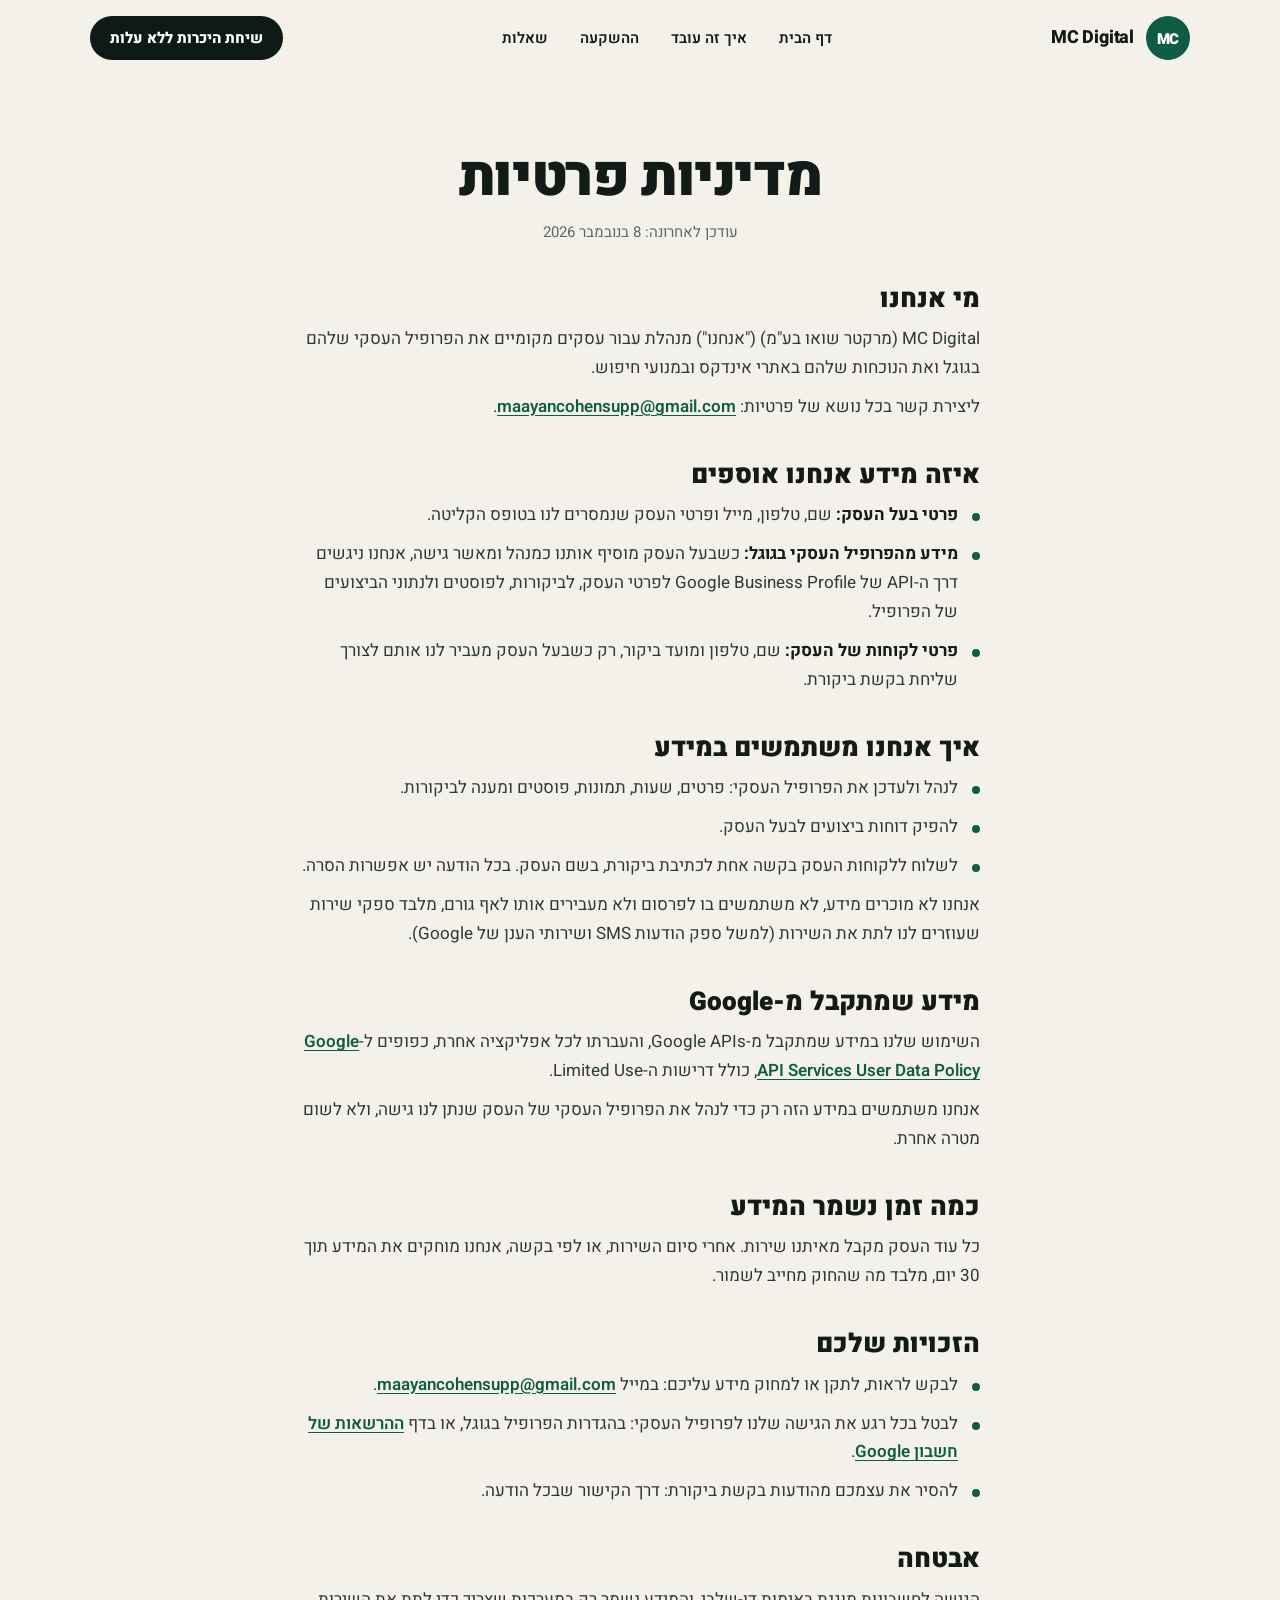
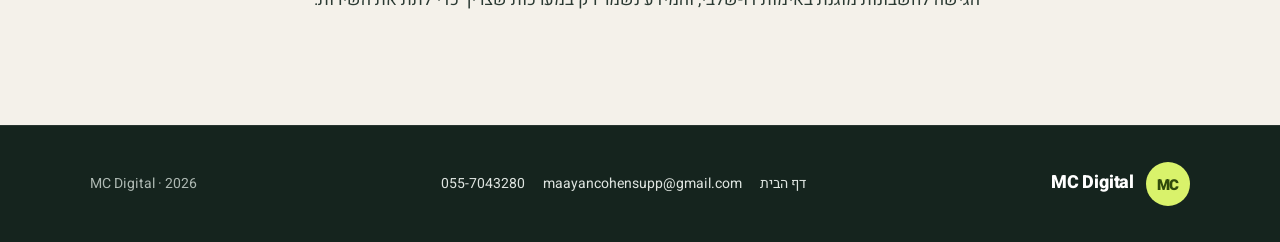
<file: privacy.html>
<!doctype html>
<html lang="he" dir="rtl">
<head>
<meta charset="utf-8">
<meta name="viewport" content="width=device-width,initial-scale=1,viewport-fit=cover">
<title>מדיניות פרטיות | MC Digital</title>
<meta name="description" content="מדיניות הפרטיות של MC Digital (מרקטר שואו בע״מ): איזה מידע אנחנו אוספים, איך משתמשים בו ואיך מבקשים למחוק אותו.">
<meta name="theme-color" content="#f4f1ea">
<link rel="preconnect" href="https://fonts.googleapis.com">
<link rel="preconnect" href="https://fonts.gstatic.com" crossorigin>
<link href="https://fonts.googleapis.com/css2?family=Heebo:wght@400;500;600;700;800;900&display=swap" rel="stylesheet">
<link rel="stylesheet" href="style.css?v=20261109b">
</head>
<body>
<a class="skip" href="#main">דילוג לתוכן</a>
<header class="site-header">
  <div class="wrap">
    <a class="brand" href="index.html" aria-label="MC Digital, דף הבית"><span class="mark"><span>MC</span></span>MC Digital</a>
    <nav class="nav" id="nav" aria-label="ניווט ראשי">
      <a href="index.html">דף הבית</a>
      <a href="./#how">איך זה עובד</a>
      <a href="./#price">ההשקעה</a>
      <a href="./#faq">שאלות</a>
    </nav>
    <a class="btn btn-dark header-cta" href="https://wa.me/972557043280" target="_blank" rel="noopener">שיחת היכרות ללא עלות</a>
    <button class="menu-btn" id="menuBtn" aria-expanded="false" aria-controls="nav" aria-label="פתיחת תפריט">
      <svg class="bars" viewBox="0 0 24 24" fill="none" stroke="currentColor" stroke-width="2" stroke-linecap="round" aria-hidden="true"><path d="M4 7h16M4 12h16M4 17h16"/></svg>
      <svg class="x" viewBox="0 0 24 24" fill="none" stroke="currentColor" stroke-width="2" stroke-linecap="round" aria-hidden="true"><path d="M6 6l12 12M18 6L6 18"/></svg>
    </button>
  </div>
</header>

<main class="doc" id="main">
<h1>מדיניות פרטיות</h1>
<p class="upd">עודכן לאחרונה: 8 בנובמבר 2026</p>

<h2>מי אנחנו</h2>
<p>MC Digital (מרקטר שואו בע"מ) ("אנחנו") מנהלת עבור עסקים מקומיים את הפרופיל העסקי שלהם בגוגל ואת הנוכחות שלהם באתרי אינדקס ובמנועי חיפוש.</p>
<p>ליצירת קשר בכל נושא של פרטיות: <a href="mailto:maayancohensupp@gmail.com" dir="ltr">maayancohensupp@gmail.com</a>.</p>

<h2>איזה מידע אנחנו אוספים</h2>
<ul>
<li><b>פרטי בעל העסק:</b> שם, טלפון, מייל ופרטי העסק שנמסרים לנו בטופס הקליטה.</li>
<li><b>מידע מהפרופיל העסקי בגוגל:</b> כשבעל העסק מוסיף אותנו כמנהל ומאשר גישה, אנחנו ניגשים דרך ה-API של Google Business Profile לפרטי העסק, לביקורות, לפוסטים ולנתוני הביצועים של הפרופיל.</li>
<li><b>פרטי לקוחות של העסק:</b> שם, טלפון ומועד ביקור, רק כשבעל העסק מעביר לנו אותם לצורך שליחת בקשת ביקורת.</li>
</ul>

<h2>איך אנחנו משתמשים במידע</h2>
<ul>
<li>לנהל ולעדכן את הפרופיל העסקי: פרטים, שעות, תמונות, פוסטים ומענה לביקורות.</li>
<li>להפיק דוחות ביצועים לבעל העסק.</li>
<li>לשלוח ללקוחות העסק בקשה אחת לכתיבת ביקורת, בשם העסק. בכל הודעה יש אפשרות הסרה.</li>
</ul>
<p>אנחנו לא מוכרים מידע, לא משתמשים בו לפרסום ולא מעבירים אותו לאף גורם, מלבד ספקי שירות שעוזרים לנו לתת את השירות (למשל ספק הודעות SMS ושירותי הענן של Google).</p>

<h2>מידע שמתקבל מ-Google</h2>
<p>השימוש שלנו במידע שמתקבל מ-Google APIs, והעברתו לכל אפליקציה אחרת, כפופים ל-<a href="https://developers.google.com/terms/api-services-user-data-policy" rel="noopener">Google API Services User Data Policy</a>, כולל דרישות ה-Limited Use.</p>
<p>אנחנו משתמשים במידע הזה רק כדי לנהל את הפרופיל העסקי של העסק שנתן לנו גישה, ולא לשום מטרה אחרת.</p>

<h2>כמה זמן נשמר המידע</h2>
<p>כל עוד העסק מקבל מאיתנו שירות. אחרי סיום השירות, או לפי בקשה, אנחנו מוחקים את המידע תוך 30 יום, מלבד מה שהחוק מחייב לשמור.</p>

<h2>הזכויות שלכם</h2>
<ul>
<li>לבקש לראות, לתקן או למחוק מידע עליכם: במייל <a href="mailto:maayancohensupp@gmail.com" dir="ltr">maayancohensupp@gmail.com</a>.</li>
<li>לבטל בכל רגע את הגישה שלנו לפרופיל העסקי: בהגדרות הפרופיל בגוגל, או בדף <a href="https://myaccount.google.com/permissions" rel="noopener">ההרשאות של חשבון Google</a>.</li>
<li>להסיר את עצמכם מהודעות בקשת ביקורת: דרך הקישור שבכל הודעה.</li>
</ul>

<h2>אבטחה</h2>
<p>הגישה לחשבונות מוגנת באימות דו-שלבי, והמידע נשמר רק במערכות שצריך כדי לתת את השירות.</p>
</main>

<footer class="site-footer">
  <div class="wrap">
    <a class="brand" href="index.html"><span class="mark"><span>MC</span></span>MC Digital</a>
    <nav aria-label="קישורי תחתית">
      <a href="index.html">דף הבית</a>
      <a href="mailto:maayancohensupp@gmail.com" dir="ltr">maayancohensupp@gmail.com</a>
      <a href="https://wa.me/972557043280" target="_blank" rel="noopener" dir="ltr">055-7043280</a>
    </nav>
    <p>MC Digital · 2026</p>
  </div>
</footer>

<div class="wa-bar">
  <a class="btn btn-wa" href="https://wa.me/972557043280" target="_blank" rel="noopener">שיחת היכרות ללא עלות</a>
</div>

<script>
(function(){
  var btn=document.getElementById('menuBtn'),nav=document.getElementById('nav'),hdr=document.querySelector('.site-header');
  if(btn&&nav){
    btn.addEventListener('click',function(){
      var open=nav.classList.toggle('open');
      btn.setAttribute('aria-expanded',open?'true':'false');
      btn.setAttribute('aria-label',open?'סגירת תפריט':'פתיחת תפריט');
    });
  }
  var onScroll=function(){hdr.classList.toggle('scrolled',window.scrollY>8);};
  onScroll();window.addEventListener('scroll',onScroll,{passive:true});
})();
</script>
</body>
</html>
</file>
<file: style.css>
/* MC Digital — קידום עסקים בגוגל מפות */
:root{
  --cream:#f4f1ea;
  --cream-2:#ebe6da;
  --paper:#fffdf8;
  --green:#0f5c45;
  --green-deep:#0b4634;
  --green-soft:#dcebe1;
  --green-tint:#eef4ef;
  --lime:#d9f26b;
  --lime-ink:#2f4a0b;
  --ink:#121b17;
  --ink-2:#2b3a33;
  --muted:#5b6a62;
  --line:#dcd6c8;
  --line-soft:#e8e3d7;
  --dark:#0e1a15;
  --dark-2:#15241e;
  --red:#c2402f;
  --red-soft:#fbe9e6;
  --gold:#f4b400;
  --wa:#25d366;
  --radius-xl:32px;
  --radius-lg:24px;
  --radius-md:16px;
  --shadow-card:0 18px 50px -20px rgba(14,26,21,.28), 0 2px 6px rgba(14,26,21,.06);
  --shadow-float:0 14px 34px -14px rgba(14,26,21,.35);
  --wrap:1180px;
  --pad:clamp(20px,4vw,40px);
  --section:clamp(48px,6vw,80px);
  --font:'Heebo',system-ui,-apple-system,'Segoe UI',Arial,sans-serif;
}
*,*::before,*::after{box-sizing:border-box}
html{scroll-behavior:smooth;-webkit-text-size-adjust:100%}
@media (prefers-reduced-motion:reduce){html{scroll-behavior:auto}*{animation:none!important;transition:none!important}}
body{margin:0;font-family:var(--font);background:var(--cream);color:var(--ink);line-height:1.6;text-align:center;font-size:17px;overflow-x:hidden;-webkit-font-smoothing:antialiased}
img,svg{display:block;max-width:100%}
img{height:auto}
a{color:var(--green);text-decoration:none}
p{margin:0}
h1,h2,h3,h4{margin:0;line-height:1.15;font-weight:800;text-wrap:balance}
ul{margin:0;padding:0;list-style:none}
button{font:inherit;color:inherit;background:none;border:0;padding:0;cursor:pointer}
::selection{background:var(--lime);color:var(--lime-ink)}
:focus-visible{outline:3px solid var(--green);outline-offset:3px;border-radius:6px}
.skip{position:absolute;top:-60px;inset-inline-start:16px;background:var(--dark);color:#fff;padding:10px 16px;border-radius:999px;z-index:200}
.skip:focus{top:12px}
.wrap{max-width:var(--wrap);margin:0 auto;padding-inline:var(--pad)}
.narrow{max-width:760px;margin-inline:auto}

/* ---------- typography ---------- */
.tagrow{display:inline-flex;flex-wrap:wrap;justify-content:center;align-items:center;gap:8px 10px;font-size:13px;font-weight:700;letter-spacing:.06em;color:var(--green)}
.tagrow i{width:4px;height:4px;border-radius:50%;background:var(--green);opacity:.6}
.label{display:inline-flex;align-items:center;gap:10px;font-size:13px;font-weight:700;letter-spacing:.08em;color:var(--green);margin-bottom:18px}
.label b{font-weight:900;font-size:15px;letter-spacing:.02em;font-variant-numeric:tabular-nums}
.label::before,.label::after{content:"";width:22px;height:1px;background:var(--green);opacity:.5}
h1{font-size:clamp(34px,5.4vw,66px);font-weight:900;line-height:1.02;letter-spacing:-.025em}
h2{font-size:clamp(30px,4.6vw,56px);font-weight:900;line-height:1.06;letter-spacing:-.02em}
h3{font-size:clamp(20px,2.2vw,24px);font-weight:800}
.sub{font-size:clamp(17px,1.6vw,21px);color:var(--ink-2);line-height:1.55}
.lead{font-size:clamp(18px,1.8vw,22px);line-height:1.6;color:var(--ink-2)}
.key{font-size:clamp(20px,2.2vw,26px);font-weight:800;color:var(--green);line-height:1.35}
.body{font-size:17px;line-height:1.65;color:var(--ink-2)}
.stack>*+*{margin-top:18px}
.muted{color:var(--muted)}
.small{font-size:14px}
br.d{display:none}
@media (min-width:600px){br.d{display:inline}}

/* ---------- buttons ---------- */
.btn{display:inline-flex;align-items:center;justify-content:center;gap:10px;min-height:54px;padding:14px 28px;border-radius:999px;font-weight:800;font-size:17px;line-height:1.2;transition:transform .35s cubic-bezier(.2,.8,.2,1),background .25s,box-shadow .35s;white-space:nowrap}
.btn svg{width:20px;height:20px;flex:none}
.btn-primary{background:var(--green);color:#fff;box-shadow:0 10px 24px -12px rgba(15,92,69,.7)}
.btn-primary:hover{background:var(--green-deep);transform:translateY(-2px);box-shadow:0 16px 30px -12px rgba(15,92,69,.75)}
.btn-dark{background:var(--dark);color:#fff}
.btn-dark:hover{background:#000;transform:translateY(-2px)}
.btn-lime{background:var(--lime);color:var(--lime-ink)}
.btn-lime:hover{background:#e6fa86;transform:translateY(-2px)}
.btn-ghost{color:var(--ink);padding-inline:10px;min-height:48px;font-weight:700;position:relative}
.btn-ghost::after{content:"";position:absolute;inset-inline:10px;bottom:8px;height:2px;background:var(--green);opacity:.5;transition:opacity .25s}
.btn-ghost:hover::after{opacity:1}
.btn-wa{background:var(--wa);color:#063;color:#073b22}
.btn-wa:hover{background:#1fc45b;transform:translateY(-2px)}
.cta-note{margin-top:14px;font-size:14px;color:var(--muted)}
.btn-row{display:flex;flex-wrap:wrap;gap:12px 18px;justify-content:center;align-items:center}

/* ---------- header ---------- */
.site-header{position:sticky;top:0;z-index:100;background:rgba(244,241,234,.86);backdrop-filter:saturate(1.3) blur(12px);-webkit-backdrop-filter:saturate(1.3) blur(12px);border-bottom:1px solid transparent;transition:border-color .3s}
.site-header.scrolled{border-bottom-color:var(--line-soft)}
.site-header .wrap{display:flex;align-items:center;justify-content:space-between;gap:16px;height:76px}
.brand{display:inline-flex;align-items:center;gap:12px;color:var(--ink);font-weight:800;font-size:18px;letter-spacing:-.01em}
.brand .mark{width:44px;height:44px;border-radius:50%;background:var(--green);color:#fff;display:grid;place-items:center;font-weight:900;font-size:15px;letter-spacing:-.02em;flex:none}
.brand .mark span{transform:translateY(1px)}
.nav{display:flex;gap:4px;align-items:center}
.nav a{color:var(--ink);font-weight:600;font-size:15px;padding:8px 14px;border-radius:999px;transition:background .25s}
.nav a:hover{background:var(--cream-2)}
.header-cta{min-height:44px;padding:10px 20px;font-size:15px}
.menu-btn{display:none;width:44px;height:44px;border-radius:50%;place-items:center;background:var(--cream-2)}
.menu-btn svg{width:22px;height:22px}
.menu-btn .x{display:none}
.menu-btn[aria-expanded="true"] .bars{display:none}
.menu-btn[aria-expanded="true"] .x{display:block}
@media (max-width:900px){
  .site-header .wrap{height:66px}
  .nav{display:none;position:absolute;top:66px;inset-inline:0;background:var(--cream);border-bottom:1px solid var(--line-soft);flex-direction:column;align-items:stretch;padding:12px var(--pad) 20px;gap:2px;box-shadow:0 20px 40px -24px rgba(0,0,0,.3)}
  .nav.open{display:flex}
  .nav a{font-size:18px;padding:12px 14px;text-align:start}
  .menu-btn{display:grid}
  .header-cta{display:none}
}

/* ---------- hero ---------- */
.hero{padding:clamp(40px,6vw,80px) 0 clamp(16px,2vw,28px);position:relative}
.hero .wrap{display:grid;grid-template-columns:1.05fr .95fr;gap:clamp(32px,5vw,72px);align-items:center}
.hero-copy{text-align:center}
.hero-copy .tagrow{margin-bottom:22px}
.hero-copy h1{margin-bottom:22px;max-width:19ch;margin-inline:auto}
.hero-copy .sub{max-width:34rem;margin-inline:auto}
.hero-copy .btn-row{margin-top:32px}
.hero-visual{position:relative;padding:36px 20px 44px}
.blob{position:absolute;inset:0;margin:auto;width:min(100%,520px);aspect-ratio:1;border-radius:50%;background:radial-gradient(circle at 50% 40%,#d2e8d8 0%,#cfe4d4 55%,rgba(207,228,212,0) 72%);z-index:0}
.ba{position:relative;z-index:1;background:#fff;border-radius:var(--radius-xl);padding:16px;box-shadow:var(--shadow-card);display:grid;grid-template-columns:1fr 1fr;gap:12px;text-align:start;max-width:560px;margin-inline:auto;border:1px solid rgba(14,26,21,.05)}
.pane{background:var(--paper);border:1px solid var(--line-soft);border-radius:20px;padding:12px 10px 10px;min-width:0}
.pane-head{display:flex;align-items:center;justify-content:space-between;gap:8px;margin-bottom:10px}
.pane-tag{font-size:12px;font-weight:900;letter-spacing:.04em;padding:4px 12px;border-radius:999px;color:#fff}
.pane.before .pane-tag{background:var(--red)}
.pane.after .pane-tag{background:var(--green)}
.pane-head small{font-size:11px;color:var(--muted);font-weight:600}
.search{display:flex;align-items:center;gap:6px;background:#fff;border:1px solid var(--line-soft);border-radius:999px;padding:6px 10px;font-size:11.5px;color:#3c4043;margin-bottom:8px;box-shadow:0 2px 6px rgba(0,0,0,.05)}
.search svg{width:12px;height:12px;flex:none;color:#5f6368}
.rows{display:flex;flex-direction:column;gap:4px}
.row{display:flex;gap:8px;align-items:center;padding:7px 8px;border-radius:12px;border:1px solid transparent}
.row .pos{flex:none;width:22px;height:22px;border-radius:50%;background:var(--cream-2);color:#4d5a53;font-size:11px;font-weight:800;display:grid;place-items:center;font-variant-numeric:tabular-nums}
.row .nm{font-size:12.5px;font-weight:700;color:#202124;line-height:1.2}
.row .st{font-size:11px;color:#5f6368;line-height:1.4;white-space:nowrap}
.row .st b{color:#202124;font-weight:700}
.row .st .s{color:var(--gold);letter-spacing:-1px}
.row.me{background:var(--red-soft);border-color:#f0c6bf}
.row.me .pos{background:var(--red);color:#fff}
.row.win{background:#e6f3ea;border-color:#b9d8c4}
.row.win .pos{background:var(--green);color:#fff}
.more{font-size:11px;color:#6b7570;text-align:center;padding:3px 0;letter-spacing:.1em}
.pane-cap{margin-top:10px;font-size:12px;line-height:1.45;font-weight:600;text-align:center;padding:0 2px}
.pane.before .pane-cap{color:var(--red)}
.pane.after .pane-cap{color:var(--green)}
.float{position:absolute;z-index:2;display:inline-flex;align-items:center;gap:8px;border-radius:999px;padding:9px 16px;font-size:13.5px;font-weight:800;box-shadow:var(--shadow-float);white-space:nowrap}
.float svg{width:16px;height:16px}
.float-lime{background:var(--lime);color:var(--lime-ink);top:6px;inset-inline-start:0;animation:bob 6s ease-in-out infinite}
.float-dark{background:var(--dark);color:#fff;bottom:74px;inset-inline-end:-6px;padding:12px 18px;border-radius:18px;flex-direction:column;align-items:flex-start;gap:2px;line-height:1.1;animation:bob 7s ease-in-out infinite reverse}
.float-dark small{font-size:11.5px;font-weight:600;opacity:.75;letter-spacing:.06em}
.float-dark strong{font-size:18px;font-weight:900}
.float-green{background:#fff;color:var(--green);top:46%;inset-inline-end:-30px;transform:translateY(-50%);border:1px solid var(--green-soft);font-size:12.5px;padding:8px 14px}
@keyframes bob{0%,100%{transform:translateY(0)}50%{transform:translateY(-6px)}}
.illus{margin-top:14px;font-size:12.5px;color:var(--muted);position:relative;z-index:1}
@media (max-width:980px){
  .hero .wrap{grid-template-columns:1fr;gap:40px}
  .hero-copy h1{max-width:none}
  .hero-visual{padding:28px 0 40px;max-width:560px;margin-inline:auto}
}
@media (max-width:480px){
  .ba{padding:10px;gap:8px;border-radius:24px}
  .pane{padding:10px 7px 8px;border-radius:16px}
  .row{gap:6px;padding:6px 6px}
  .row .nm{font-size:11.5px}
  .row .st{font-size:11px}
  .row .pos{width:20px;height:20px;font-size:11px}
  .search{font-size:11px;padding:5px 8px}
  .pane-cap{font-size:11px}
  .float{font-size:12px;padding:8px 12px}
  .float-lime{top:-2px}
  .float-dark{bottom:auto;top:-6px;inset-inline-end:0;padding:10px 14px}
  .float-dark strong{font-size:16px}
  .hero-visual{padding-top:36px}
  .float-green{display:none}
}

/* ---------- statement band ---------- */
.band{border-top:1px solid var(--line);border-bottom:1px solid var(--line);padding:clamp(26px,3.5vw,40px) 0;background:var(--cream)}
.band .wrap{display:flex;flex-wrap:wrap;align-items:center;justify-content:center;gap:14px 28px}
.band p{font-size:clamp(17px,1.7vw,21px);font-weight:700;color:var(--ink)}
.band .tagrow{color:var(--muted)}
.band .tagrow i{background:var(--muted)}

/* ---------- sections ---------- */
.section{padding:var(--section) 0}
.section-head{max-width:820px;margin:0 auto clamp(32px,4vw,48px)}
.section-head h2{margin-bottom:18px}
.section-head .sub{max-width:40rem;margin-inline:auto}
.dark{background:var(--dark);color:#f3f1ea}
.dark .label{color:var(--lime)}
.dark .label::before,.dark .label::after{background:var(--lime)}
.dark .sub,.dark .body{color:#cfd7d2}
.dark .key{color:var(--lime)}
.tint{background:var(--green-tint)}

/* why */
.why .stack{max-width:40rem;margin-inline:auto}
.pillars{display:grid;grid-template-columns:repeat(4,1fr);gap:14px;margin-top:clamp(40px,5vw,60px)}
.pillar{background:#fff;border:1px solid var(--line-soft);border-radius:var(--radius-lg);padding:28px 18px 24px;display:flex;flex-direction:column;align-items:center;gap:8px}
.pillar b{font-size:clamp(18px,1.7vw,21px);font-weight:900;line-height:1.2;color:var(--green)}
.pillar span{font-size:14px;color:var(--muted)}
.pillar.lime{background:var(--lime);border-color:var(--lime)}
.pillar.lime b,.pillar.lime span{color:var(--lime-ink)}
.pillar svg{width:30px;height:30px;color:var(--green);margin-bottom:4px}
.pillar.lime svg{color:var(--lime-ink)}
@media (max-width:900px){.pillars{grid-template-columns:1fr 1fr}}
@media (max-width:420px){.pillar{padding:22px 12px 20px}}

/* steps */
.steps{display:grid;grid-template-columns:repeat(3,1fr);gap:clamp(16px,2.5vw,28px);counter-reset:step}
.step{position:relative;text-align:center;background:#fff;border-radius:var(--radius-lg);padding:clamp(28px,3.5vw,44px) clamp(20px,2.5vw,32px) clamp(28px,3.5vw,36px);border:1px solid var(--line-soft)}
.step .n{font-size:clamp(56px,7vw,96px);font-weight:900;line-height:.9;color:var(--green);letter-spacing:-.04em;font-variant-numeric:tabular-nums;margin-bottom:16px;opacity:.95}
.step h3{margin-bottom:10px}
.step p{font-size:16px;color:var(--ink-2);line-height:1.6}
.step .time{display:inline-block;margin-top:14px;font-size:13px;font-weight:700;color:var(--green);background:var(--green-tint);border-radius:999px;padding:5px 12px}
@media (max-width:860px){.steps{grid-template-columns:1fr;max-width:560px;margin-inline:auto}}

/* items (setup + monthly) */
.items{display:grid;grid-template-columns:1fr 1fr;gap:16px;text-align:start}
.item{background:#fff;border:1px solid var(--line-soft);border-radius:var(--radius-lg);padding:26px 26px 24px;display:grid;grid-template-columns:auto 1fr;gap:16px;align-items:start}
.item .chk{width:34px;height:34px;border-radius:50%;background:var(--green);color:#fff;display:grid;place-items:center;flex:none;margin-top:2px}
.item .chk svg{width:18px;height:18px}
.item h3{font-size:19px;margin-bottom:6px;line-height:1.25}
.item p{font-size:15.5px;line-height:1.6;color:var(--ink-2)}
.item .val{display:inline-flex;align-items:baseline;gap:6px;margin-top:12px;font-size:13px;color:var(--muted);font-weight:600}
.item .val b{font-size:15px;color:var(--green);font-weight:800;font-variant-numeric:tabular-nums}
.item.wide{grid-column:1/-1;grid-template-columns:auto 1fr auto;align-items:center}
.item.wide figure{margin:0;width:150px;flex:none}
.item.wide img{border-radius:14px;border:1px solid var(--line-soft)}
@media (max-width:800px){
  .items{grid-template-columns:1fr}
  .item{padding:22px 20px}
  .item.wide{grid-template-columns:auto 1fr}
  .item.wide figure{grid-column:1/-1;width:140px;justify-self:center}
}

/* two feature cards */
.duo{display:grid;grid-template-columns:1fr 1fr;gap:16px;margin-top:clamp(36px,5vw,56px)}
.feature{border-radius:var(--radius-xl);padding:clamp(28px,3.5vw,40px);text-align:start;position:relative;overflow:hidden}
.feature.green{background:var(--green);color:#fff}
.feature.lime{background:var(--lime);color:var(--lime-ink)}
.feature h3{font-size:clamp(22px,2.4vw,28px);font-weight:900;margin-bottom:18px;text-align:center}
.feature li{display:flex;gap:12px;align-items:flex-start;font-size:16px;line-height:1.5;padding:9px 0;border-top:1px solid rgba(255,255,255,.18)}
.feature.lime li{border-top-color:rgba(47,74,11,.18)}
.feature li svg{width:20px;height:20px;flex:none;margin-top:3px}
.feature li.strong{font-weight:800}
.feature .mini-sms{margin:0 auto 20px;max-width:300px;background:#fff;color:#1d2622;border-radius:20px;padding:14px 16px;text-align:start;font-size:13.5px;line-height:1.5;box-shadow:0 10px 24px -14px rgba(0,0,0,.3)}
.feature .mini-sms small{display:block;font-size:11px;color:var(--muted);font-weight:700;margin-bottom:6px}
.feature .mini-sms a{text-decoration:underline;pointer-events:none;color:#1a73e8}
@media (max-width:800px){.duo{grid-template-columns:1fr}}

/* bonus */
.bonus .wrap{display:grid;grid-template-columns:1fr 1fr;gap:clamp(32px,5vw,72px);align-items:center}
.bonus-copy .key{margin-top:4px}
.pays{display:flex;flex-wrap:wrap;justify-content:center;gap:10px;margin-top:22px}
.pays span{display:inline-flex;align-items:center;gap:8px;background:#fff;border:1px solid var(--line-soft);border-radius:999px;padding:8px 16px;font-size:15px;font-weight:700;color:var(--ink)}
.pays svg{width:16px;height:16px;color:var(--green)}
.price-strip{margin-top:26px;display:inline-flex;flex-wrap:wrap;align-items:center;justify-content:center;gap:10px 18px;background:var(--dark);color:#fff;border-radius:999px;padding:14px 26px}
.price-strip s{opacity:.7;font-size:16px}
.price-strip strong{font-size:18px;font-weight:900;color:var(--lime)}
.limit{margin-top:14px;font-weight:800;color:var(--red);font-size:16px}
.devices{position:relative;padding:24px 0 16px}
.devices .blob{background:radial-gradient(circle at 50% 45%,#e9f3c4 0%,#e6f1bd 55%,rgba(230,241,189,0) 72%)}
.laptop{position:relative;z-index:1;width:92%;margin-inline-start:0;margin-inline-end:auto}
.laptop .scr{background:#141c18;border-radius:16px 16px 4px 4px;padding:10px 10px 12px;box-shadow:var(--shadow-card)}
.laptop .scr img{border-radius:6px;aspect-ratio:16/10;object-fit:cover;object-position:top}
.laptop .base{height:12px;background:linear-gradient(#dfe2e0,#b8bdba);border-radius:0 0 16px 16px;margin:0 -5%;position:relative}
.laptop .base::after{content:"";position:absolute;top:0;left:50%;transform:translateX(-50%);width:16%;height:4px;background:#a3a8a5;border-radius:0 0 6px 6px}
.phone{position:absolute;z-index:2;bottom:0;inset-inline-end:0;width:26%;max-width:150px;background:#141c18;border-radius:22px;padding:6px;box-shadow:var(--shadow-card)}
.phone img{border-radius:16px;aspect-ratio:9/17;object-fit:cover;object-position:top}
.gift{position:absolute;z-index:3;top:4px;inset-inline-end:4%;width:112px;height:112px;border-radius:50%;background:var(--lime);color:var(--lime-ink);display:flex;flex-direction:column;align-items:center;justify-content:center;transform:rotate(-8deg);box-shadow:var(--shadow-float);line-height:1.1;text-align:center;padding:8px}
.gift b{font-size:20px;font-weight:900}
.gift span{font-size:11.5px;font-weight:700;margin-top:4px}
@media (max-width:980px){
  .bonus .wrap{grid-template-columns:1fr;gap:28px}
  .bonus-copy{display:contents}
  .bonus-copy > .label{order:1}
  .bonus-copy > h2{order:2}
  .bonus-copy > .key{order:3}
  .devices{max-width:560px;margin-inline:auto;order:4;width:100%}
  .bonus-copy > .stack,.bonus-copy > .pays,.bonus-copy > .price-strip,.bonus-copy > .limit{order:5}
  .bonus-copy > *{margin-block:0!important}
}
@media (max-width:480px){.gift{width:92px;height:92px}.gift b{font-size:16px}.gift span{font-size:10px}}

/* report card */
.report{margin-top:clamp(36px,5vw,56px);background:var(--dark);color:#fff;border-radius:var(--radius-xl);padding:clamp(28px,4vw,48px);display:grid;grid-template-columns:.9fr 1.1fr;gap:clamp(24px,4vw,48px);align-items:center;text-align:center}
.report .label{color:var(--lime)}
.report .label::before,.report .label::after{background:var(--lime)}
.report h3{font-size:clamp(24px,2.8vw,34px);font-weight:900;margin-bottom:14px}
.report p{color:#cfd7d2;font-size:16px;line-height:1.6}
.report figure{margin:0;background:#fff;border-radius:18px;padding:12px;box-shadow:var(--shadow-card)}
.report figcaption{font-size:12.5px;color:var(--muted);margin-top:8px}
@media (max-width:860px){.report{grid-template-columns:1fr}}

/* requires */
.req{display:grid;grid-template-columns:1fr 1fr;gap:16px}
.req-card{background:#fff;border:1px solid var(--line-soft);border-radius:var(--radius-lg);padding:clamp(28px,3.5vw,40px) clamp(20px,3vw,32px)}
.req-card .big{font-size:clamp(28px,3.4vw,40px);font-weight:900;color:var(--green);line-height:1.1;letter-spacing:-.02em}
.req-card .lbl{font-size:13px;font-weight:700;letter-spacing:.08em;color:var(--muted);margin-bottom:8px}
.req-card p{margin-top:14px;font-size:16px;color:var(--ink-2);line-height:1.6}
.left-you{margin-top:16px;background:var(--green);color:#fff;border-radius:var(--radius-lg);padding:clamp(26px,3.5vw,40px);font-size:clamp(20px,2.4vw,28px);font-weight:800;line-height:1.3}
.bottom-line{margin-top:clamp(36px,5vw,56px)}
.bottom-line h3{font-size:clamp(22px,2.4vw,28px);font-weight:900;margin-bottom:18px}
.ticks{display:grid;grid-template-columns:repeat(2,minmax(0,1fr));gap:10px 24px;max-width:760px;margin-inline:auto;text-align:start}
.ticks li{display:flex;gap:10px;align-items:flex-start;font-size:16px;line-height:1.5;background:#fff;border:1px solid var(--line-soft);border-radius:14px;padding:12px 14px}
.ticks svg{width:20px;height:20px;color:var(--green);flex:none;margin-top:2px}
@media (max-width:760px){.req,.ticks{grid-template-columns:1fr}}

/* pricing */
.plans{display:grid;grid-template-columns:1fr 1fr;gap:20px;align-items:start;text-align:start}
.plan{background:#fff;border:1px solid var(--line-soft);border-radius:var(--radius-xl);padding:clamp(26px,3.5vw,40px);display:flex;flex-direction:column}
.plan.featured{background:var(--green);color:#fff;border-color:var(--green)}
.plan-top{text-align:center;margin-bottom:22px}
.plan-top .lbl{font-size:13px;font-weight:700;letter-spacing:.08em;color:var(--muted);margin-bottom:8px}
.plan.featured .plan-top .lbl{color:#bfe3cf}
.plan-top h3{font-size:clamp(22px,2.4vw,28px);font-weight:900}
.plan li{display:flex;justify-content:space-between;gap:12px;align-items:baseline;padding:10px 0;border-top:1px solid var(--line-soft);font-size:15.5px}
.plan.featured li{border-top-color:rgba(255,255,255,.16)}
.plan li span:last-child{white-space:nowrap;color:var(--muted);font-size:14px;font-variant-numeric:tabular-nums}
.plan.featured li span:last-child{color:#bfe3cf}
.plan li.total{border-top:1px dashed var(--line);font-weight:700;color:var(--muted)}
.plan.featured li.total{border-top-color:rgba(255,255,255,.3);color:#bfe3cf}
.plan li.total s{font-weight:700}
.plan-price{margin-top:auto;padding-top:22px;text-align:center}
.plan-price .amount{font-size:clamp(38px,4.6vw,52px);font-weight:900;line-height:1;letter-spacing:-.03em;color:var(--green);font-variant-numeric:tabular-nums}
.plan.featured .plan-price .amount{color:var(--lime)}
.plan-price .vat{font-size:15px;font-weight:700;margin-inline-start:4px}
.plan-price .per{display:block;margin-top:8px;font-size:14px;color:var(--muted);font-weight:600}
.plan.featured .plan-price .per{color:#bfe3cf}
.plan-price .btn{margin-top:20px;width:100%}
.plan-bonus{margin-top:16px;background:var(--lime);color:var(--lime-ink);border-radius:16px;padding:14px 16px;text-align:center;font-size:14.5px;line-height:1.45}
.plan-bonus b{display:block;font-size:17px;font-weight:900}
.terms{display:grid;grid-template-columns:1fr 1fr;gap:12px;margin-top:20px}
.terms div{border-radius:16px;padding:16px 20px;font-size:15px;line-height:1.5;background:#fff;border:1px solid var(--line-soft)}
.terms .warn{background:var(--red-soft);border-color:#f0c6bf;color:#7d2418;font-weight:700}
@media (max-width:860px){.plans,.terms{grid-template-columns:1fr}}

/* faq */
.faq-list{max-width:800px;margin-inline:auto;text-align:start;counter-reset:q}
.faq-list details{background:#fff;border:1px solid var(--line-soft);border-radius:20px;margin-bottom:10px;overflow:hidden;transition:border-color .3s}
.faq-list details[open]{border-color:var(--green)}
.faq-list summary{list-style:none;cursor:pointer;display:grid;grid-template-columns:auto 1fr auto;gap:16px;align-items:center;padding:20px 22px;font-weight:800;font-size:17.5px;line-height:1.35}
.faq-list summary::-webkit-details-marker{display:none}
.faq-list summary::before{counter-increment:q;content:counter(q);font-size:13px;font-weight:800;letter-spacing:.06em;color:var(--green);font-variant-numeric:tabular-nums;min-width:28px}
.faq-list summary .pm{width:32px;height:32px;border-radius:50%;background:var(--cream);display:grid;place-items:center;color:var(--ink);transition:transform .4s cubic-bezier(.2,.8,.2,1),background .3s}
.faq-list summary .pm svg{width:16px;height:16px}
.faq-list details[open] summary .pm{transform:rotate(45deg);background:var(--lime);color:var(--lime-ink)}
.faq-list summary:hover{background:var(--paper)}
.faq-list .a{padding:0 22px 22px 22px;margin-inline-start:44px;font-size:16px;line-height:1.65;color:var(--ink-2)}
@media (max-width:600px){
  .faq-list summary{padding:16px 16px;gap:12px;font-size:16px}
  .faq-list summary::before{min-width:24px}
  .faq-list .a{margin-inline-start:0;padding:0 16px 18px}
}

/* final cta */
.final{padding:var(--section) 0;background:var(--dark);color:#fff;position:relative;overflow:hidden}
.final::before{content:"";position:absolute;width:720px;height:720px;border-radius:50%;background:radial-gradient(circle,rgba(15,92,69,.55),rgba(15,92,69,0) 70%);top:-320px;inset-inline-end:-220px;pointer-events:none}
.final .wrap{position:relative}
.final h2{margin-bottom:18px;color:#fff}
.final .sub{color:#cfd7d2;max-width:36rem;margin-inline:auto}
.final .btn-row{margin-top:32px}
.final .contact-line{margin-top:22px;font-size:15px;color:#aeb9b3;display:flex;flex-wrap:wrap;justify-content:center;gap:6px 18px}
.final .contact-line a{color:#fff;font-weight:700}

/* footer */
.site-footer{background:var(--dark-2);color:#aeb9b3;padding:36px 0 calc(36px + env(safe-area-inset-bottom));font-size:14px;border-top:1px solid rgba(255,255,255,.08)}
.site-footer .wrap{display:flex;flex-wrap:wrap;align-items:center;justify-content:space-between;gap:14px 24px}
.site-footer .brand{color:#fff}
.site-footer .brand .mark{background:var(--lime);color:var(--lime-ink)}
.site-footer nav{display:flex;flex-wrap:wrap;gap:6px 18px;justify-content:center}
.site-footer a{color:#dfe5e1}
.site-footer a:hover{color:#fff;text-decoration:underline;text-underline-offset:4px}
@media (max-width:760px){.site-footer .wrap{flex-direction:column;text-align:center}}
@media (max-width:900px){.site-footer{padding-bottom:calc(110px + env(safe-area-inset-bottom))}}

/* mobile sticky whatsapp bar */
.wa-bar{display:none}
@media (max-width:900px){
  .wa-bar{display:block;position:fixed;bottom:0;inset-inline:0;z-index:90;padding:10px var(--pad) calc(10px + env(safe-area-inset-bottom));background:rgba(244,241,234,.92);backdrop-filter:blur(12px);-webkit-backdrop-filter:blur(12px);border-top:1px solid var(--line-soft)}
  .wa-bar .btn{width:100%;min-height:56px;font-size:17px}
}

/* ---------- document page (privacy) ---------- */
.doc{text-align:start;max-width:760px;margin:0 auto;padding:clamp(40px,6vw,72px) var(--pad) clamp(60px,8vw,100px)}
.doc h1{text-align:center;font-size:clamp(34px,5vw,56px)}
.doc .upd{text-align:center;color:var(--muted);margin:14px 0 40px;font-size:15px}
.doc h2{font-size:clamp(22px,2.4vw,26px);margin:40px 0 12px;letter-spacing:0}
.doc p,.doc li{font-size:17px;line-height:1.7;color:var(--ink-2);margin-bottom:10px}
.doc ul{padding-inline-start:0}
.doc li{position:relative;padding-inline-start:22px}
.doc li::before{content:"";position:absolute;inset-inline-start:0;top:12px;width:8px;height:8px;border-radius:50%;background:var(--green)}
.doc a{text-decoration:underline;text-underline-offset:3px;font-weight:600}
.doc b{color:var(--ink)}
.hero + .section{padding-top:clamp(24px,3vw,40px)}
.bonus .label{display:flex;width:fit-content;margin-inline:auto;justify-self:center}
.bonus-copy{text-align:center}
.devices{position:relative}
.demo-note{position:absolute;bottom:-6px;inset-inline:0;text-align:center;font-size:12px;color:var(--muted,#6b7570);margin:0}

/* portfolio in bonus (9.11) */
.portfolio .pf-visit{display:block;width:fit-content;margin:14px auto 0;font-weight:800;font-size:15px;color:var(--ink,#141c18);text-decoration:underline;text-underline-offset:3px;position:relative;z-index:2}
.pf-thumbs{position:relative;z-index:2;display:grid;grid-template-columns:repeat(5,1fr);gap:10px;margin-top:14px}
.pf-thumb{all:unset;cursor:pointer;display:flex;flex-direction:column;gap:6px;text-align:center}
.pf-thumb img{width:100%;aspect-ratio:16/10;object-fit:cover;object-position:top;border-radius:8px;border:2px solid transparent;box-shadow:var(--shadow-card);transition:transform .16s ease,border-color .16s ease}
.pf-thumb span{font-size:11.5px;line-height:1.25;color:var(--muted,#6b7570)}
.pf-thumb span b{display:block;font-size:12.5px;color:var(--ink,#141c18)}
.pf-thumb.is-on img{border-color:var(--lime,#c8e05a)}
.pf-thumb:focus-visible img{outline:3px solid var(--ink,#141c18);outline-offset:2px}
@media (hover:hover){.pf-thumb:hover img{transform:translateY(-2px)}}
@media (max-width:620px){.pf-thumbs{grid-template-columns:repeat(5,34%);overflow-x:auto;scroll-snap-type:x mandatory;padding-bottom:6px}.pf-thumb{scroll-snap-align:start}}
.portfolio .laptop{width:100%}
.pf-title{position:relative;z-index:2;text-align:center;font-weight:800;font-size:14px;letter-spacing:.02em;color:var(--muted,#6b7570);margin:18px 0 0}
</file>
